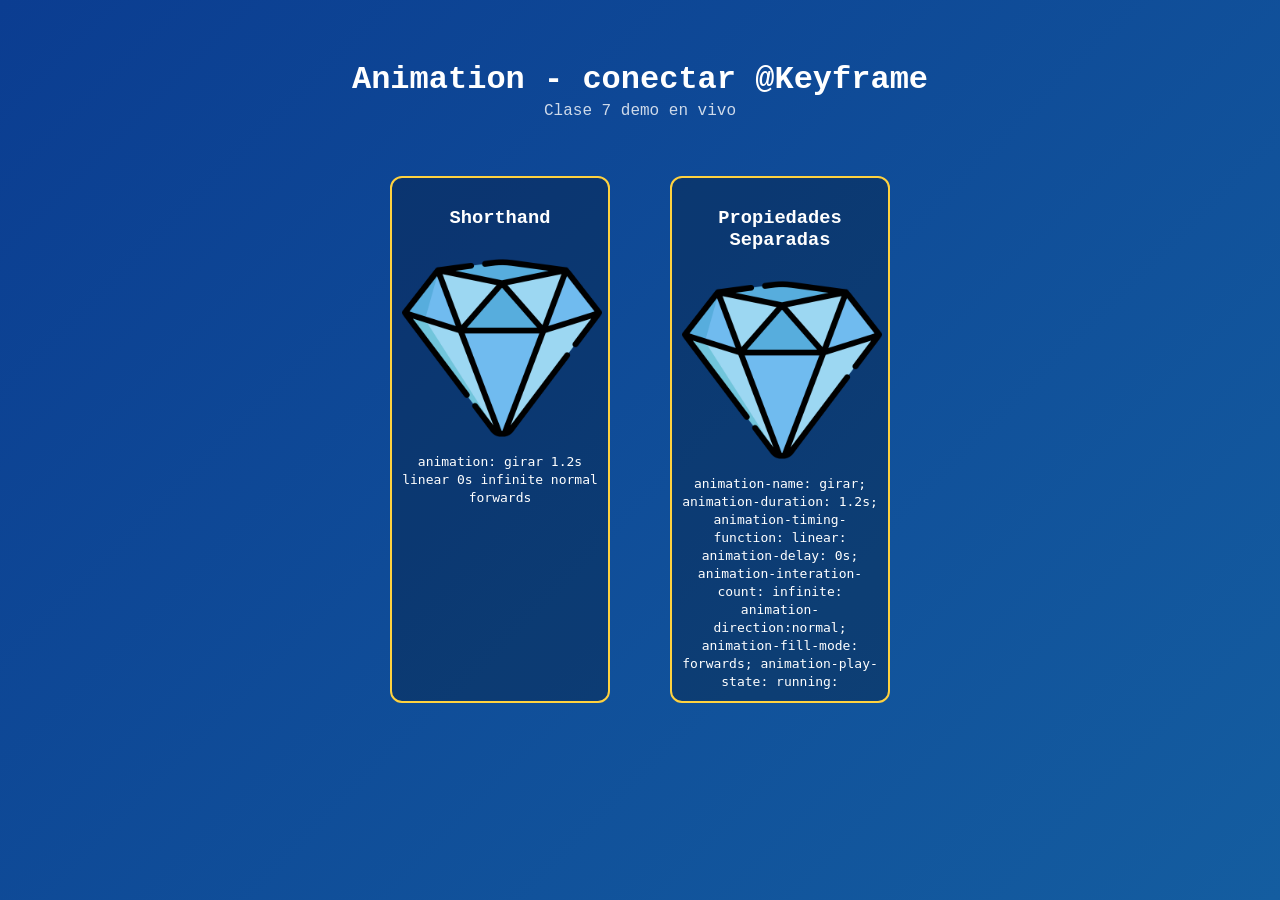
<file: ANIMACIONESFRAMEKS 110826/index.html>
<!DOCTYPE html>
<html lang="en">
<head>
    <meta charset="UTF-8">
    <meta name="viewport" content="width=device-width, initial-scale=1.0">
    <link rel="stylesheet" href="/ANIMACIONESFRAMEKS 110826/style.css">
    <title>Animaciones con KeyFrame</title>
    
</head>
<body>
    <h1>Animation - conectar @Keyframe</h1>
    <p>Clase 7 demo en vivo</p>

    <div class="stage">
        <div class="card">
            <h3>Shorthand</h3>
            <div class="icono">
                <img src="./assents/599608.png" width="200px" alt="Diamante">
            </div>
            <code>
                animation: girar 1.2s linear 0s infinite normal forwards
            </code>
        </div>

        <div class="card">
            <h3>Propiedades Separadas</h3>
            <div class="icono-separado">
                <img src="./assents/599608.png" width="200px" alt="Diamante">
            </div>
            <code>
                animation-name: girar;
                animation-duration: 1.2s;
                animation-timing-function: linear:
                animation-delay: 0s;
                animation-interation-count: infinite:
                animation-direction:normal;
                animation-fill-mode: forwards;
                animation-play-state: running:
            </code>
        </div>
    </div>
</body>
</html>
</file>
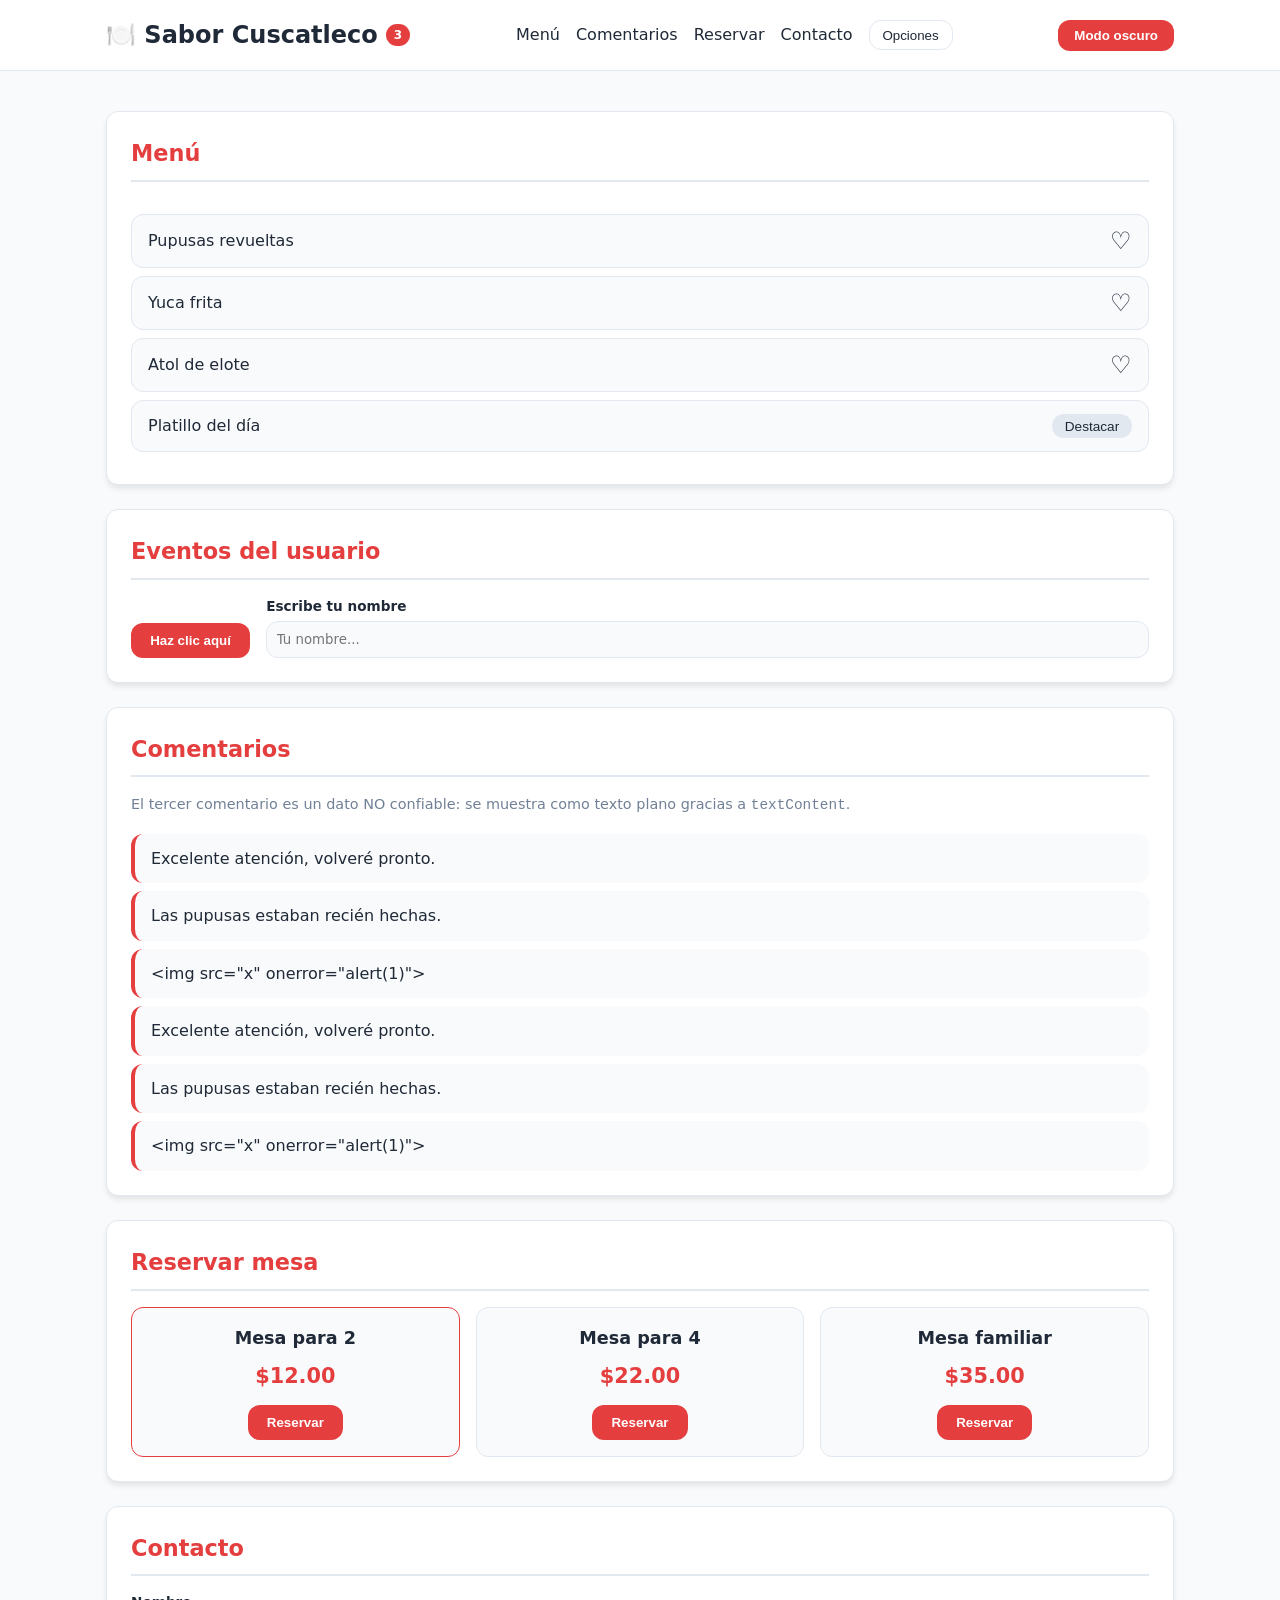
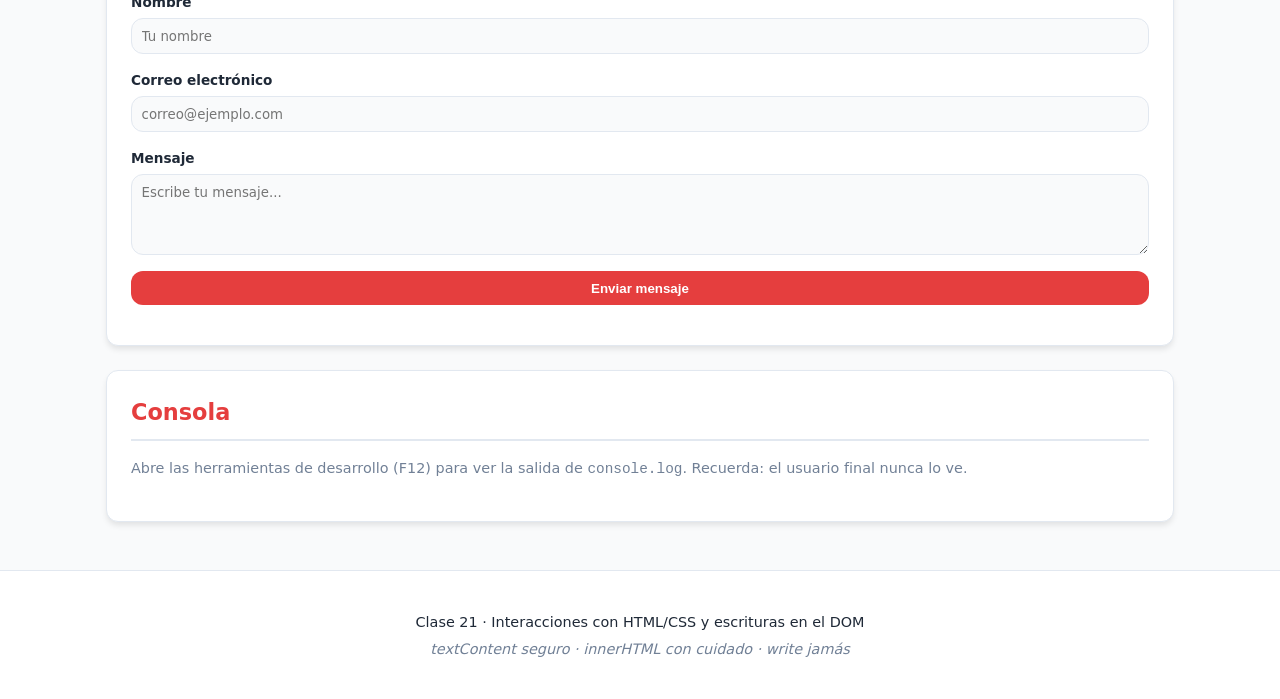
<file: Clase11026/index.html>
<!DOCTYPE html>
<html lang="es">
<head>
  <meta charset="UTF-8">
  <meta name="viewport" content="width=device-width, initial-scale=1.0">
  <title>Clase 21 · Escrituras en el DOM</title>
  <link rel="stylesheet" href="styles.css">
  <script src="/Clase11026/script.js" defer></script>
  <script src="/Clase11026/menu.js" defer></script>
</head>
<body>

  <!-- ================= ENCABEZADO ================= -->
  <header class="encabezado">
    <div class="contenedor encabezado__fila">
      <h1 class="logo">
        🍽️ Sabor Cuscatleco
        <span class="badge">3</span>
      </h1>

      <nav id="menu-principal" class="menu-principal">
        <a href="#seccion-menu">Menú</a>
        <a href="#seccion-comentarios">Comentarios</a>
        <a href="#seccion-reservar">Reservar</a>
        <a href="#seccion-contacto">Contacto</a>

        <!-- Dropdown de ejemplo -->
        <div class="dropdown">
          <button class="btn-dropdown" type="button">Opciones</button>
          <ul class="dropdown-menu">
            <li><a href="#">Perfil</a></li>
            <li><a href="#">Configuración</a></li>
            <li><a href="#">Cerrar sesión</a></li>
          </ul>
        </div>
      </nav>

      <button id="btn-modo-oscuro" class="btn-modo-oscuro" type="button">
        Modo oscuro
      </button>
    </div>
  </header>

  <main class="contenedor">

    <!-- ================= SECCIÓN MENÚ ================= -->
    <section id="seccion-menu" class="menu">
      <h2 class="titulo-seccion">Menú</h2>
      <p id="contador" class="contador"></p>

      <!-- Se llena desde JS con: lista.innerHTML = platillos.map(...).join('') -->
      <ul class="lista-platillos"></ul>

      <!-- Tarjetas de ejemplo para el ejercicio de favoritos -->
      <div class="tarjeta-platillo">
        <p class="nombre">Pupusas revueltas</p>
        <button class="btn-favorito" type="button" aria-label="Marcar como favorito">&#9825;</button>
      </div>

      <div class="tarjeta-platillo">
        <p class="nombre">Yuca frita</p>
        <button class="btn-favorito" type="button" aria-label="Marcar como favorito">&#9825;</button>
      </div>

      <div class="tarjeta-platillo">
        <p class="nombre">Atol de elote</p>
        <button class="btn-favorito" type="button" aria-label="Marcar como favorito">&#9825;</button>
      </div>

      <!-- Ejemplo de classList.toggle('destacado') -->
      <div class="tarjeta-platillo">
        <p class="nombre">Platillo del día</p>
        <button id="btn-destacar" class="btn-secundario" type="button">
          Destacar
        </button>
      </div>
    </section>

    <!-- ================= SECCIÓN EVENTOS ================= -->
    <section id="seccion-eventos" class="panel">
      <h2 class="titulo-seccion">Eventos del usuario</h2>

      <div class="fila">
        <button id="smi-boton" class="boton-reservar" type="button">
          Haz clic aquí
        </button>

        <label class="campo">
          <span>Escribe tu nombre</span>
          <input id="nombre" type="text" placeholder="Tu nombre...">
        </label>
      </div>
    </section>

    <!-- ================= SECCIÓN COMENTARIOS ================= -->
    <section id="seccion-comentarios" class="panel">
      <h2 class="titulo-seccion">Comentarios</h2>
      <p class="nota">
        El tercer comentario es un dato NO confiable: se muestra como texto
        plano gracias a <code>textContent</code>.
      </p>

      <ul class="lista-comentarios"></ul>
    </section>

    <!-- ================= SECCIÓN RESERVAR ================= -->
    <section id="seccion-reservar" class="panel">
      <h2 class="titulo-seccion">Reservar mesa</h2>

      <div class="tarjetas">
        <article class="tarjeta">
          <h3>Mesa para 2</h3>
          <p class="precio">$12.00</p>
          <button class="boton-reservar" type="button">Reservar</button>
        </article>

        <article class="tarjeta">
          <h3>Mesa para 4</h3>
          <p class="precio">$22.00</p>
          <button class="boton-reservar" type="button">Reservar</button>
        </article>

        <article class="tarjeta">
          <h3>Mesa familiar</h3>
          <p class="precio">$35.00</p>
          <button class="boton-reservar" type="button">Reservar</button>
        </article>
      </div>
    </section>

    <!-- ================= SECCIÓN CONTACTO ================= -->
    <section id="seccion-contacto" class="panel">
      <h2 class="titulo-seccion">Contacto</h2>

      <form id="form-contacto" class="formulario" novalidate>
        <label class="campo">
          <span>Nombre</span>
          <input type="text" name="nombre" placeholder="Tu nombre" required>
        </label>

        <label class="campo">
          <span>Correo electrónico</span>
          <input type="email" name="email" placeholder="correo@ejemplo.com" required>
        </label>

        <label class="campo">
          <span>Mensaje</span>
          <textarea name="mensaje" rows="4" placeholder="Escribe tu mensaje..."></textarea>
        </label>

        <button class="boton-reservar" type="submit">Enviar mensaje</button>
        <p id="aviso-formulario" class="aviso"></p>
      </form>
    </section>

    <!-- ================= SECCIÓN DEPURACIÓN ================= -->
    <section class="panel">
      <h2 class="titulo-seccion">Consola</h2>
      <p class="nota">
        Abre las herramientas de desarrollo (F12) para ver la salida de
        <code>console.log</code>. Recuerda: el usuario final nunca lo ve.
      </p>
    </section>

  </main>

  <!-- ================= PIE ================= -->
  <footer class="pie">
    <div class="contenedor">
      <p>Clase 21 · Interacciones con HTML/CSS y escrituras en el DOM</p>
      <p class="pie__frase">
        textContent seguro · innerHTML con cuidado · write jamás
      </p>
    </div>
  </footer>

</body>
</html>
</file>
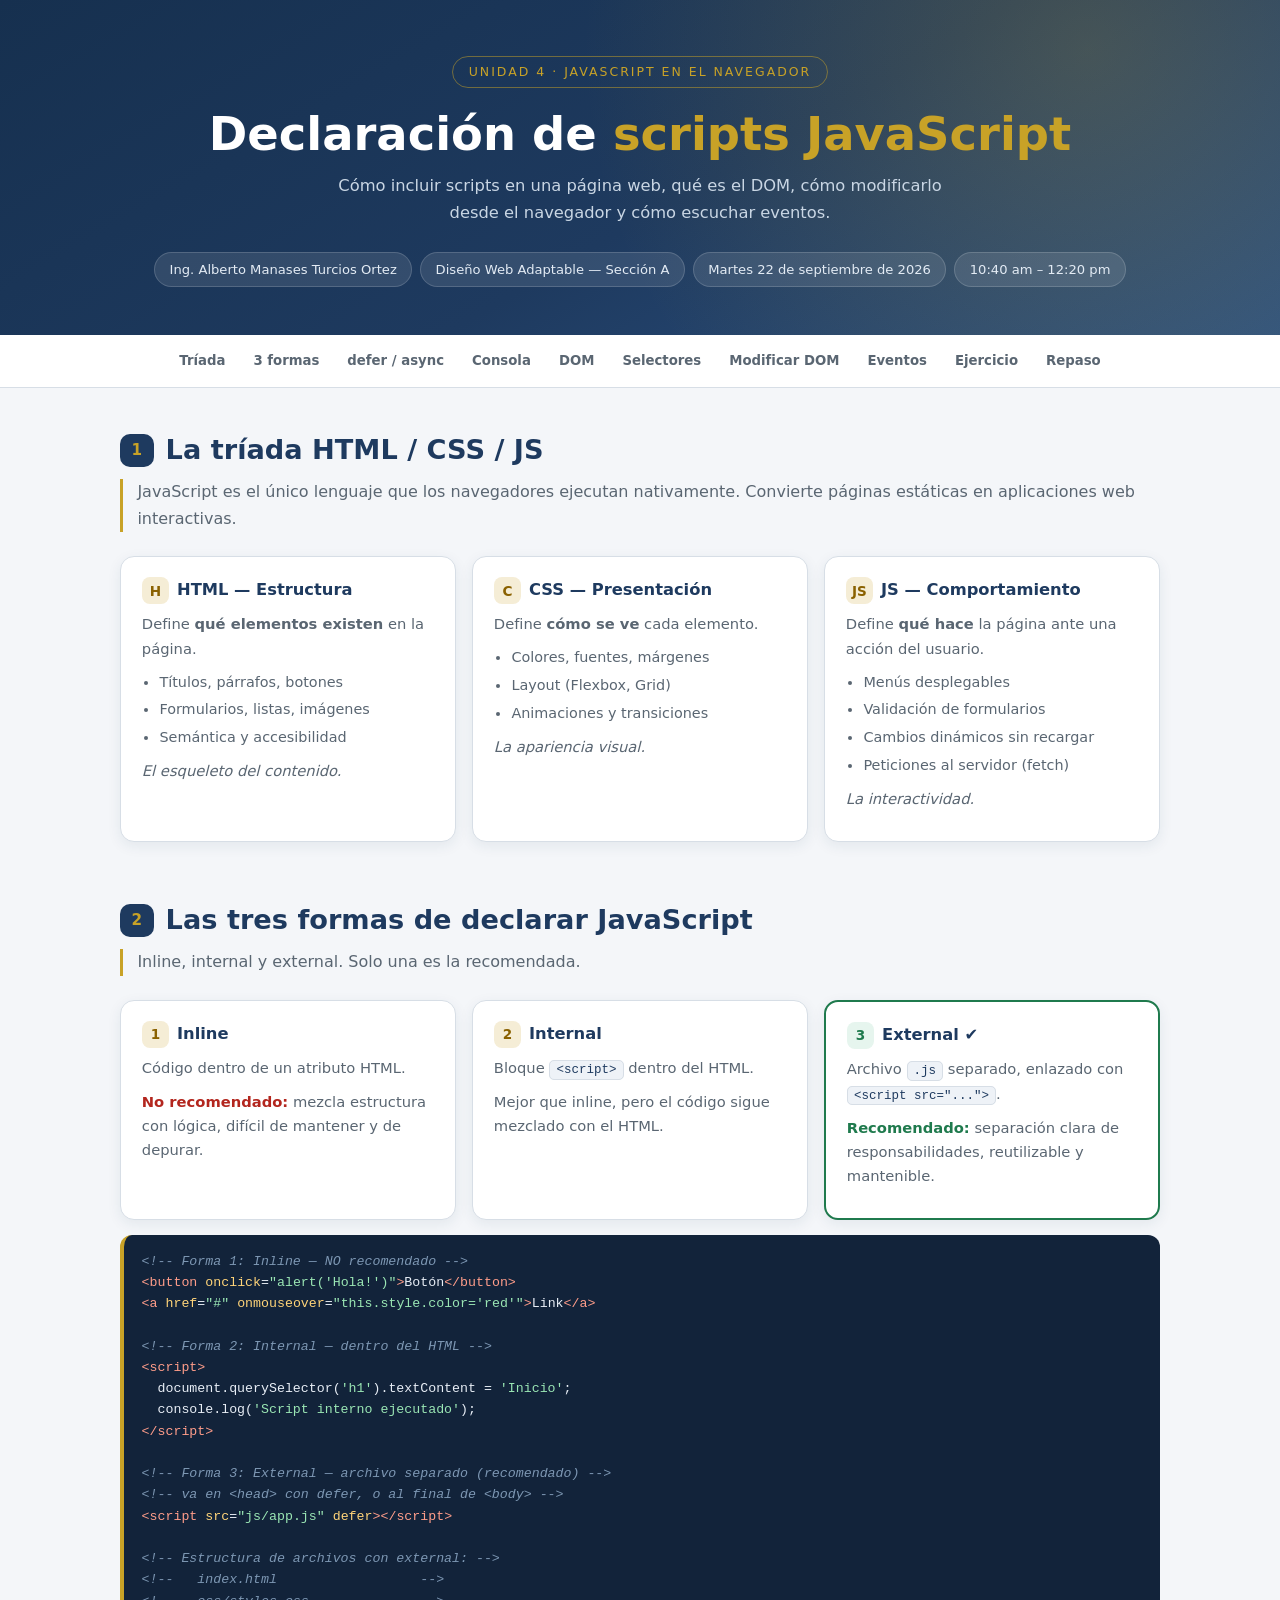
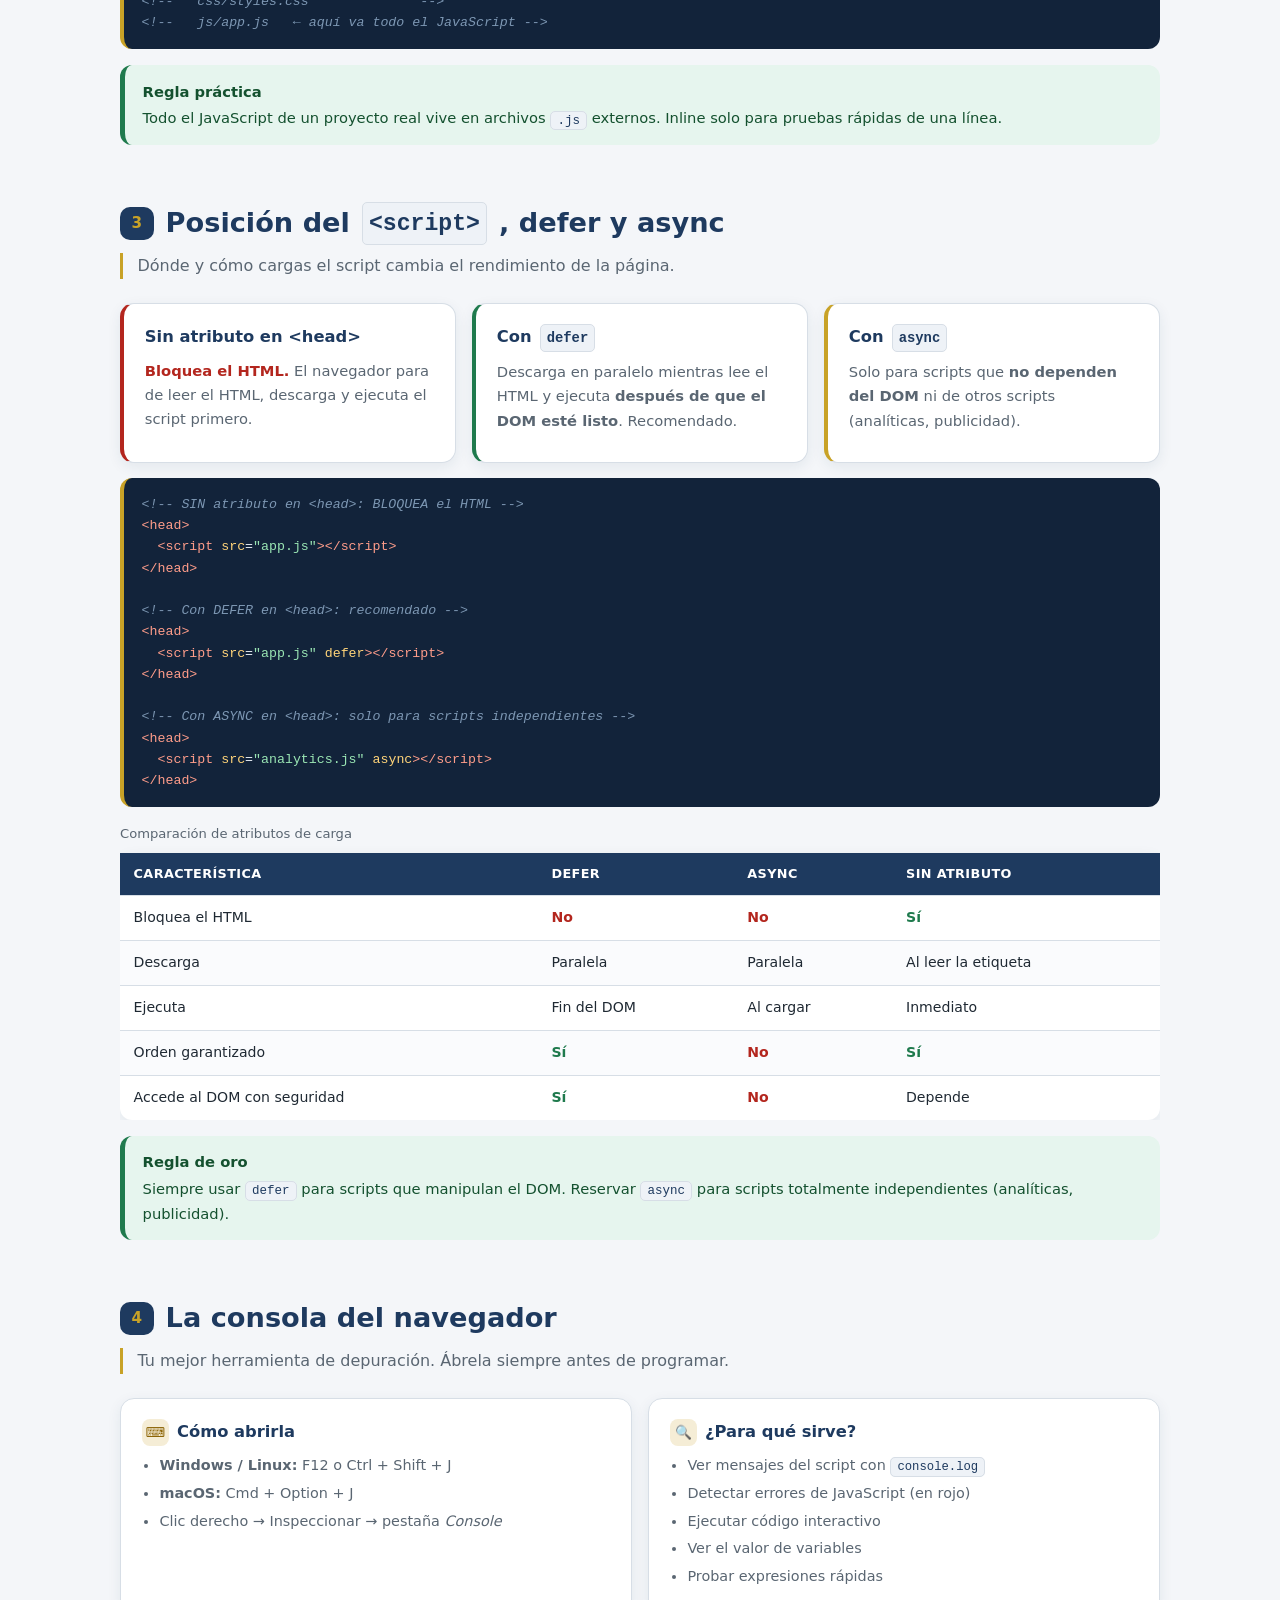
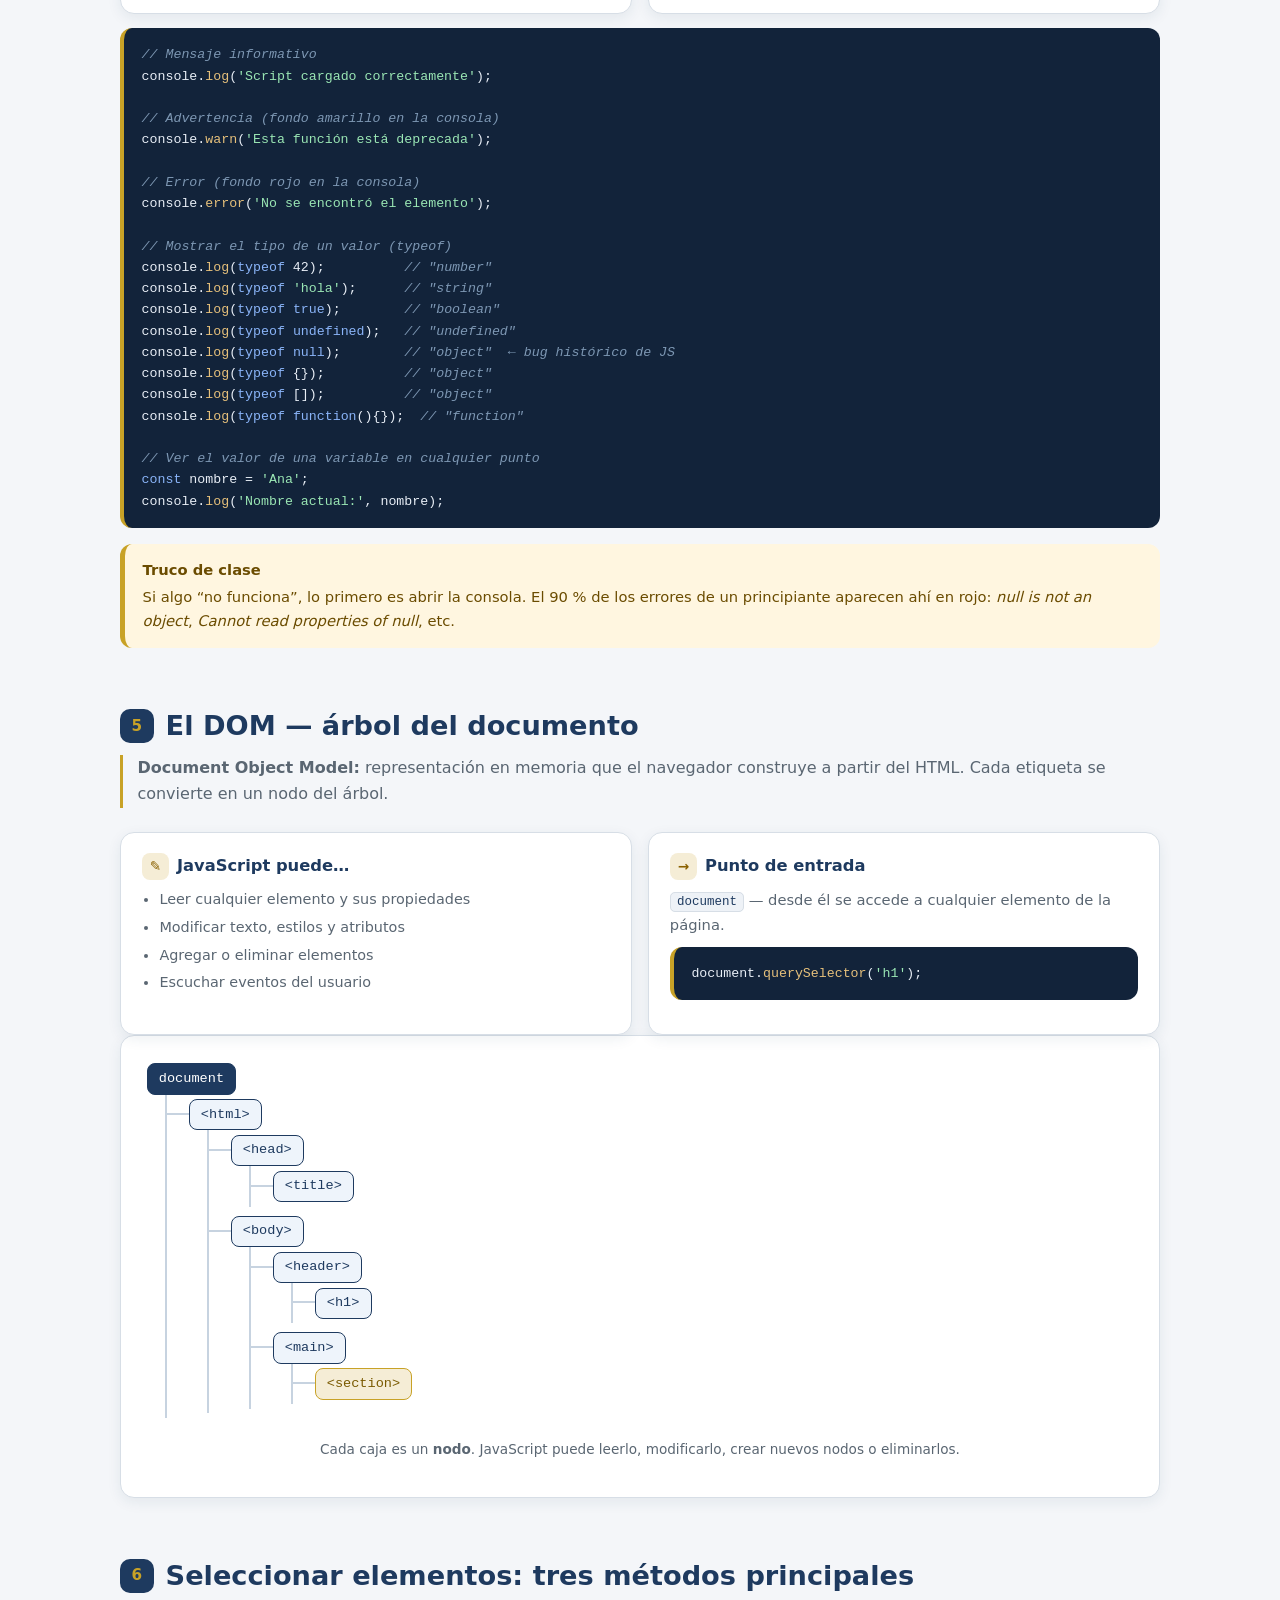
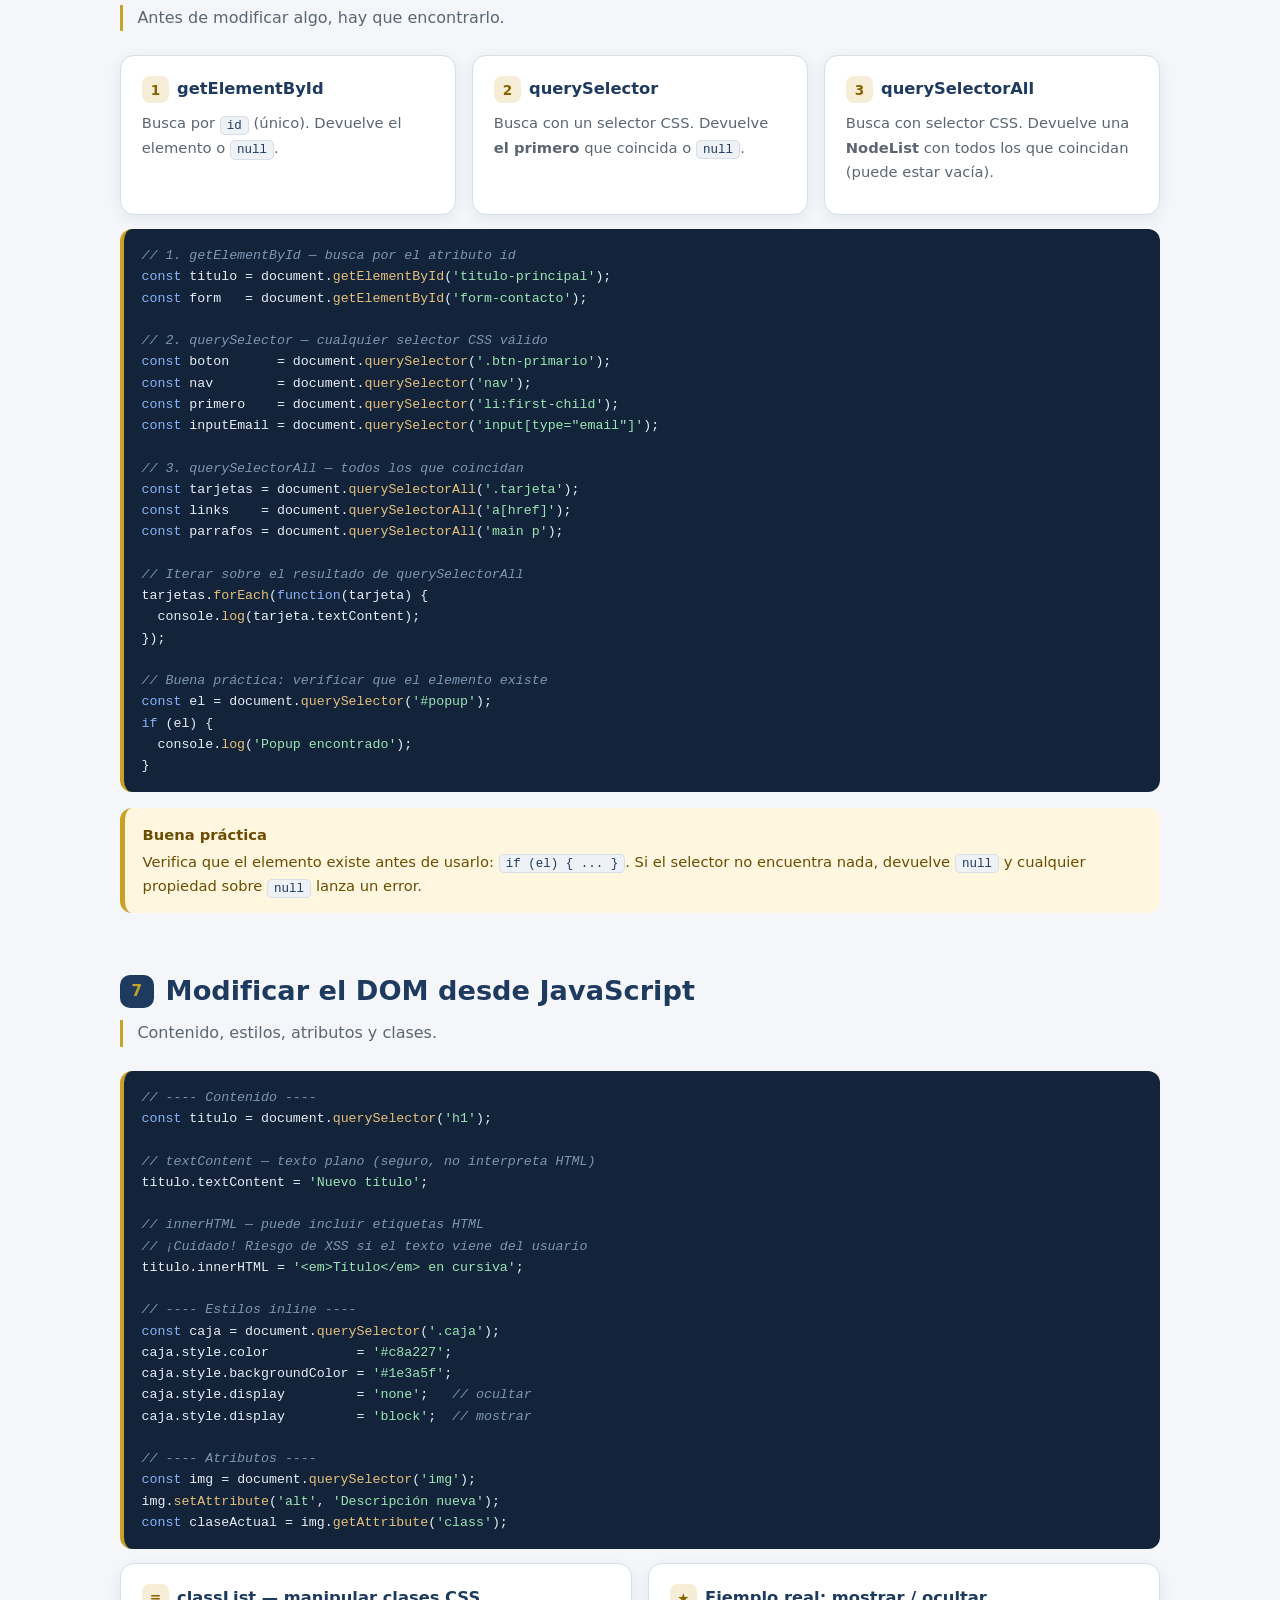
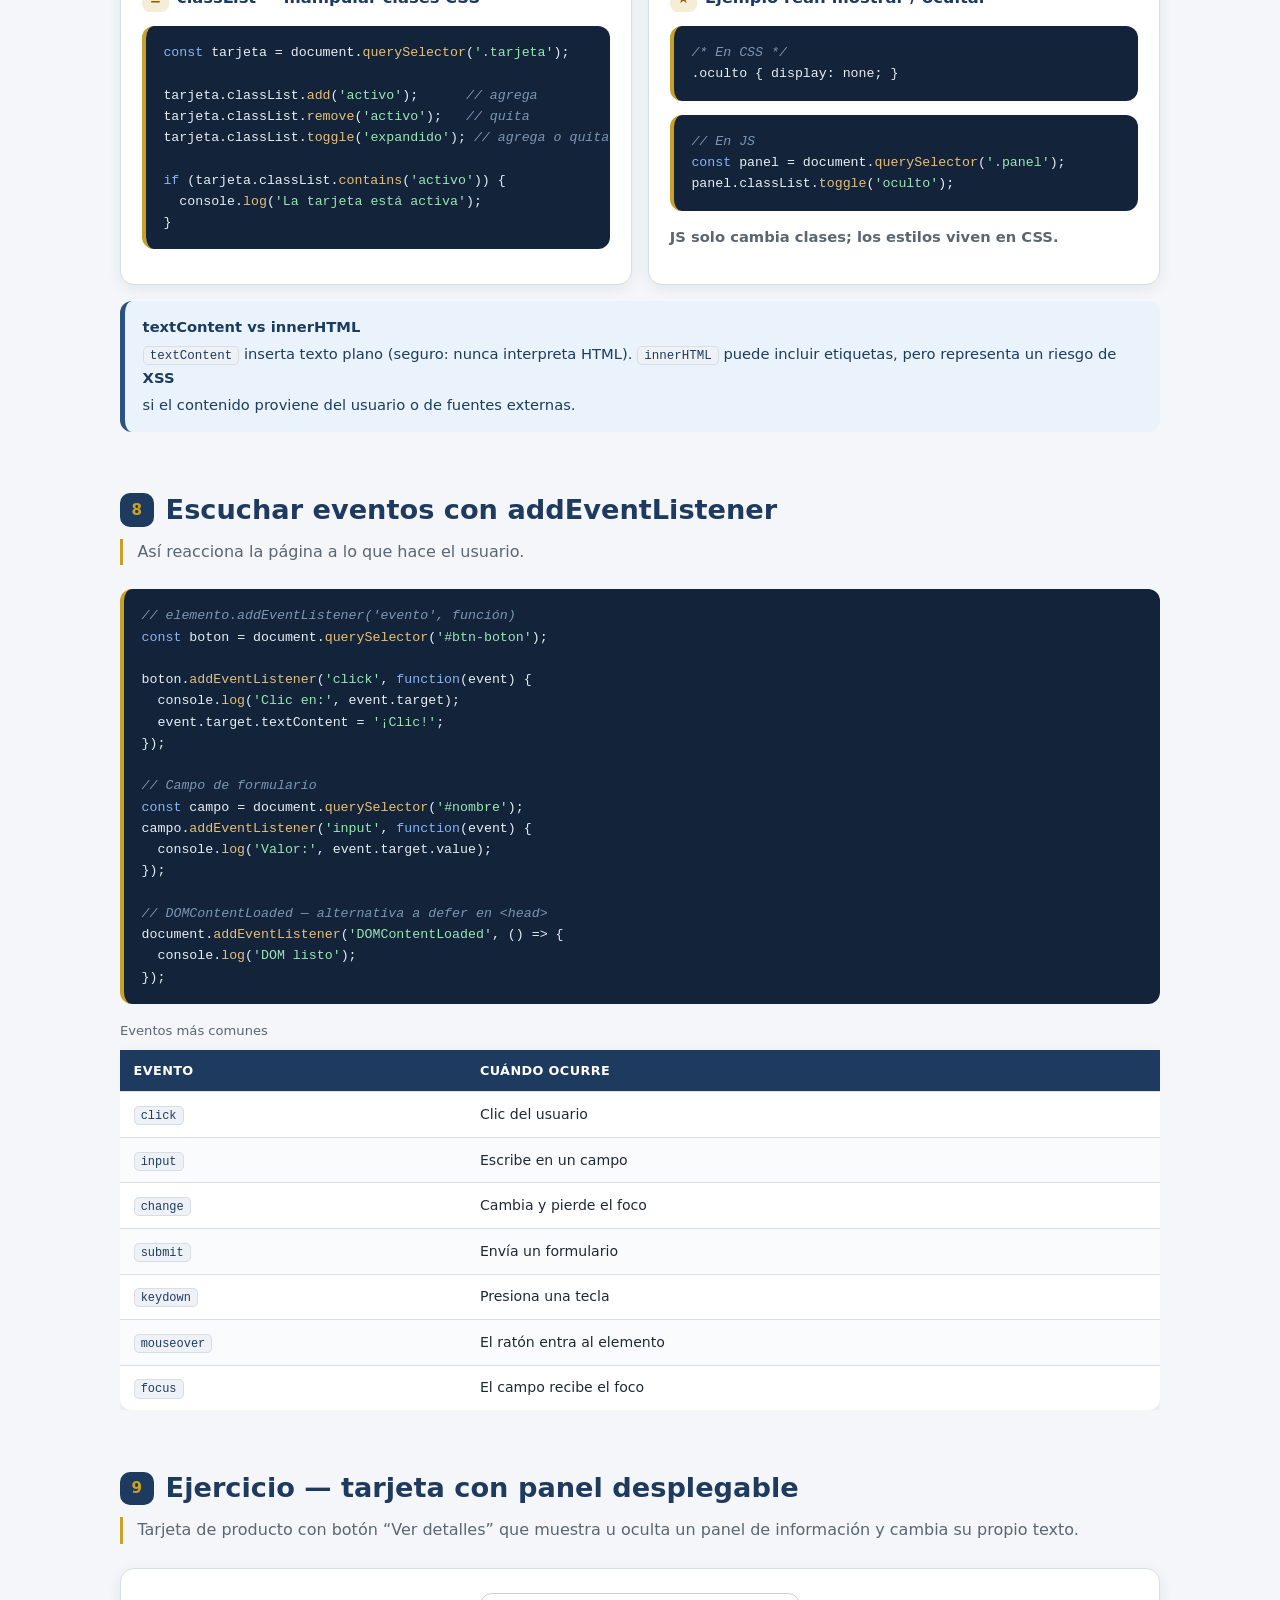
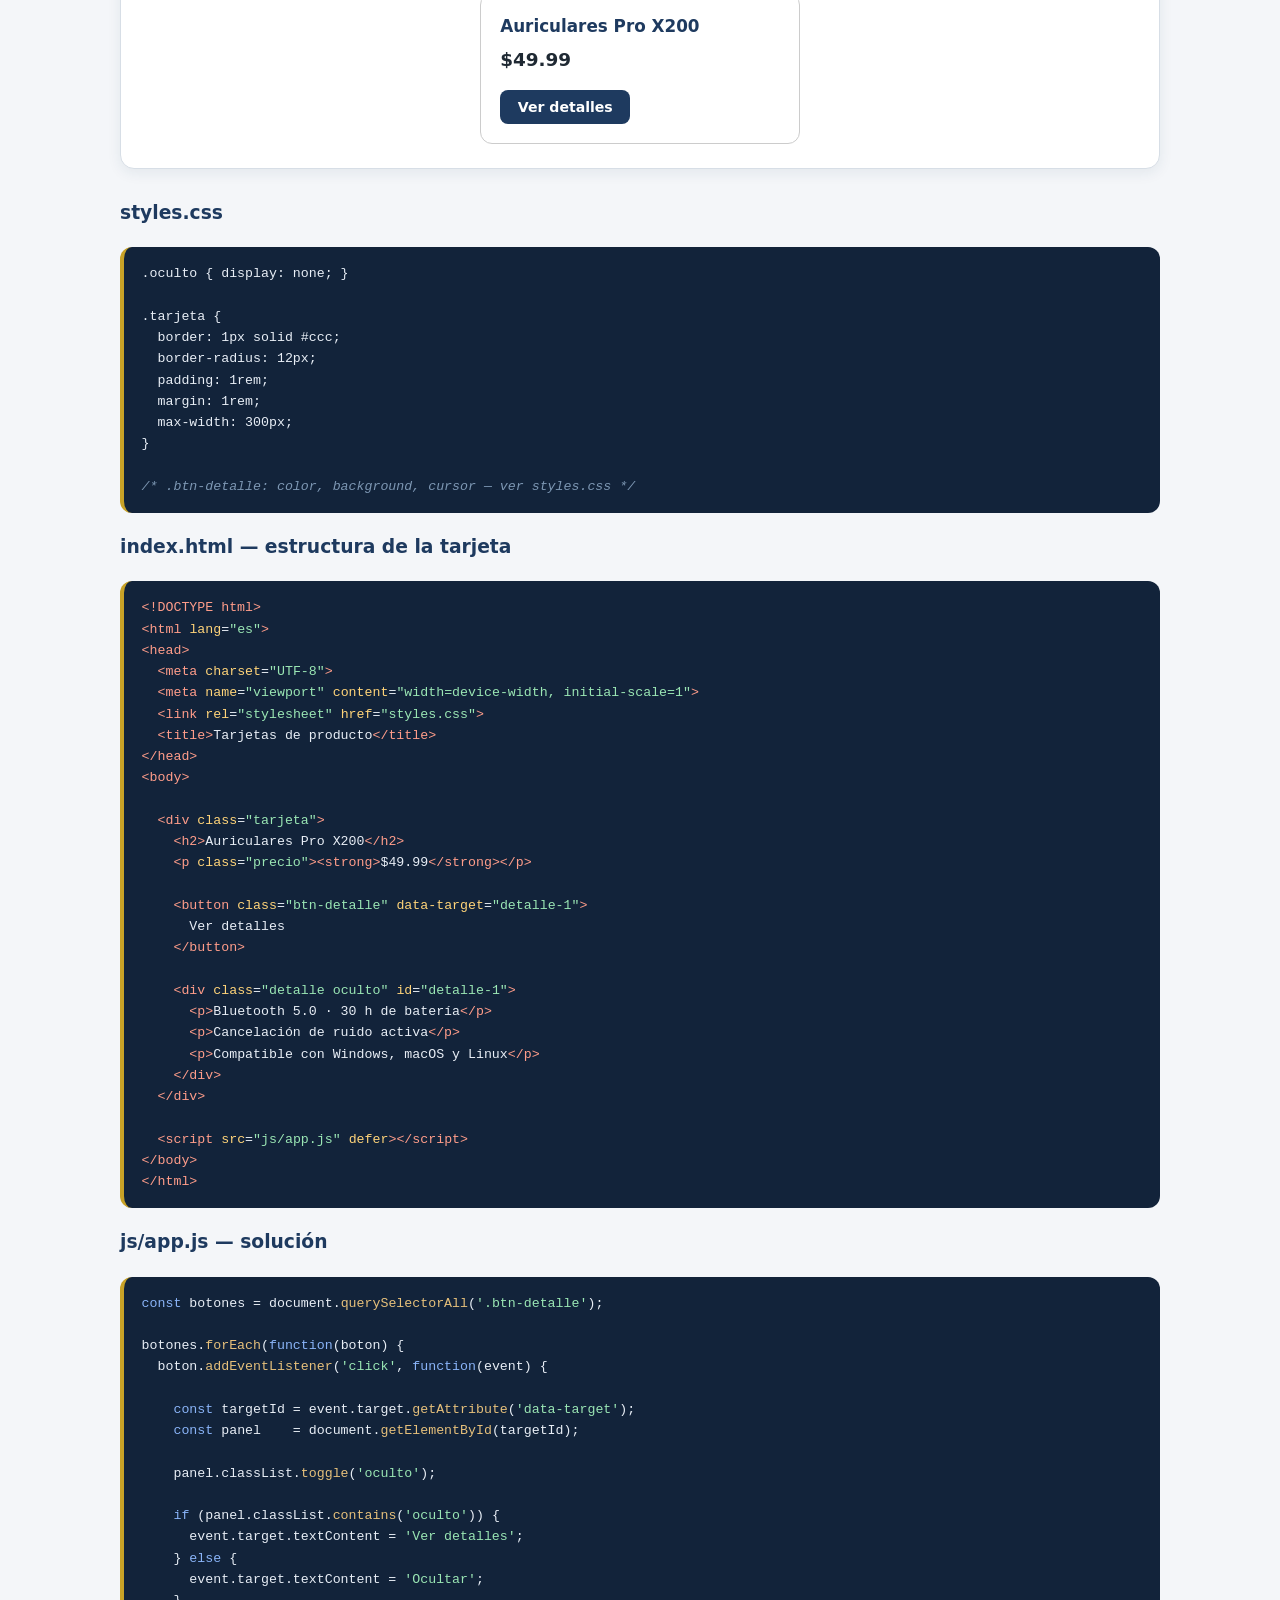
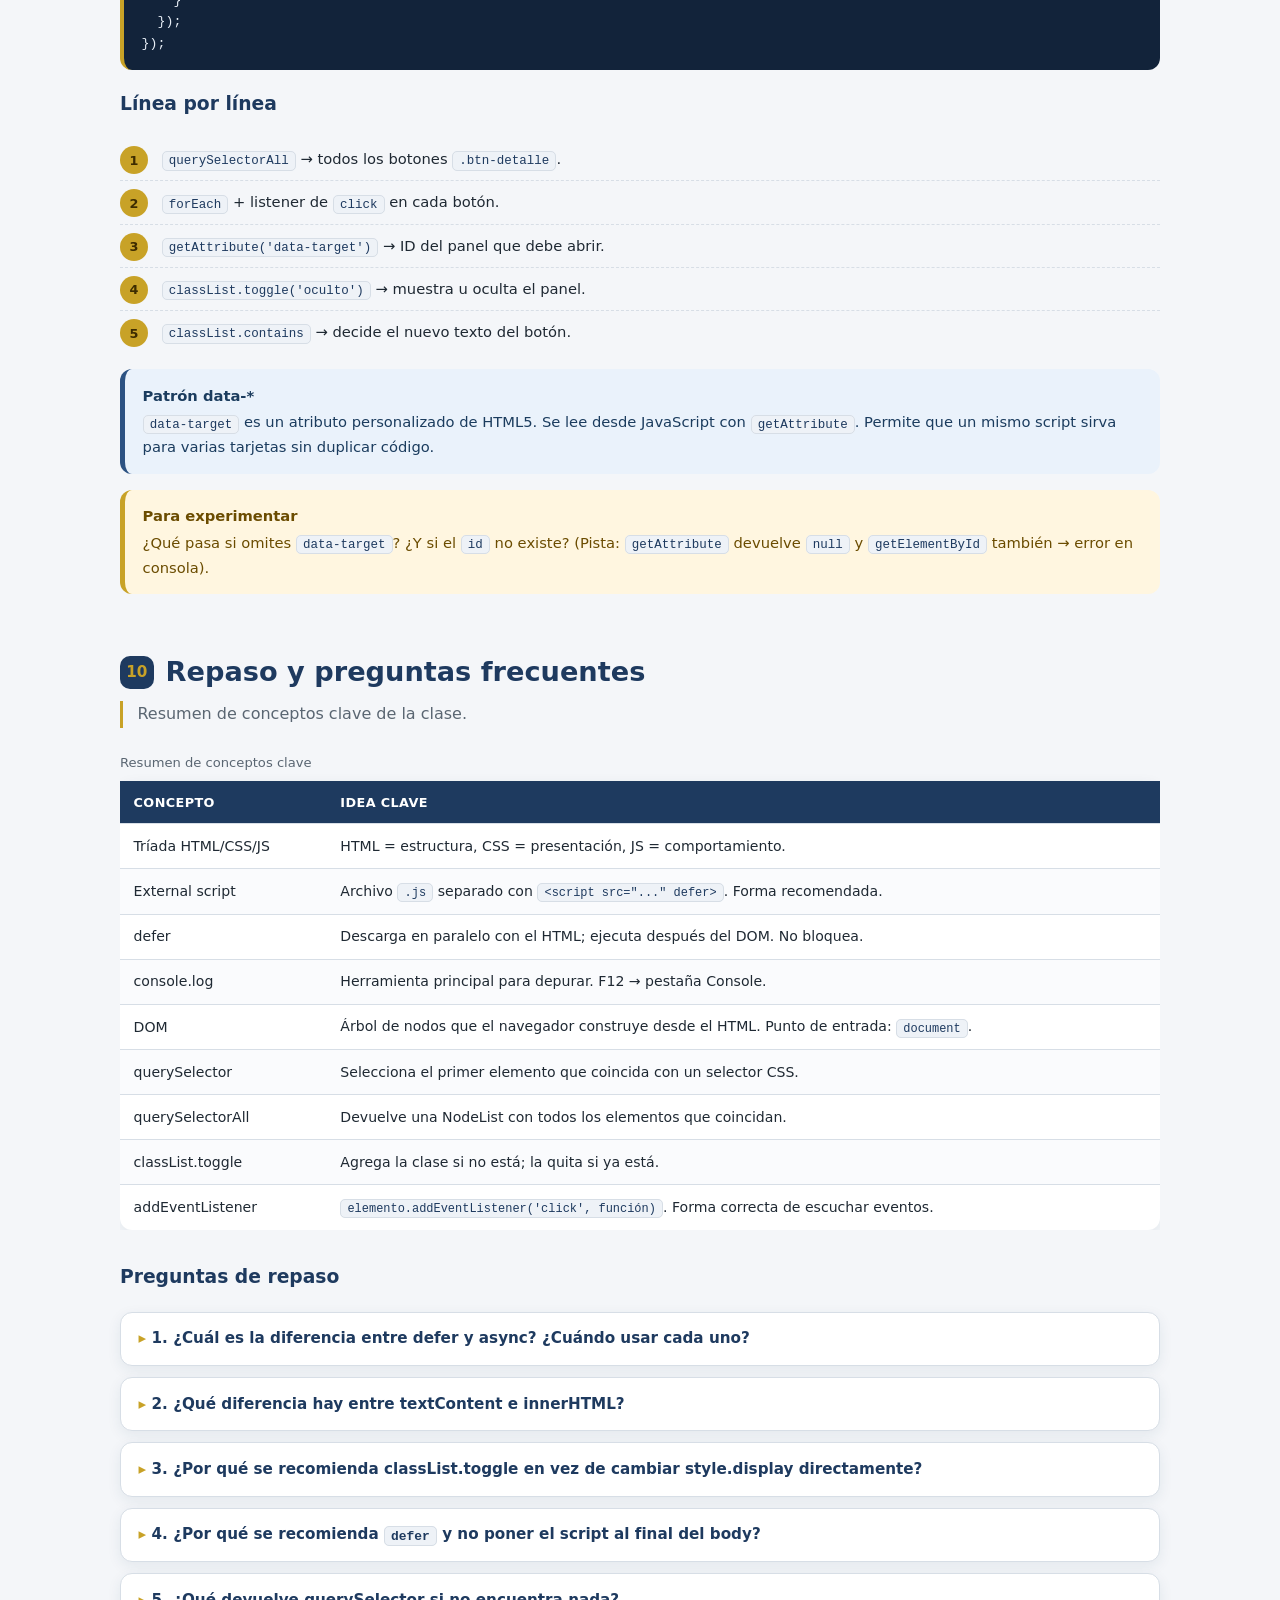
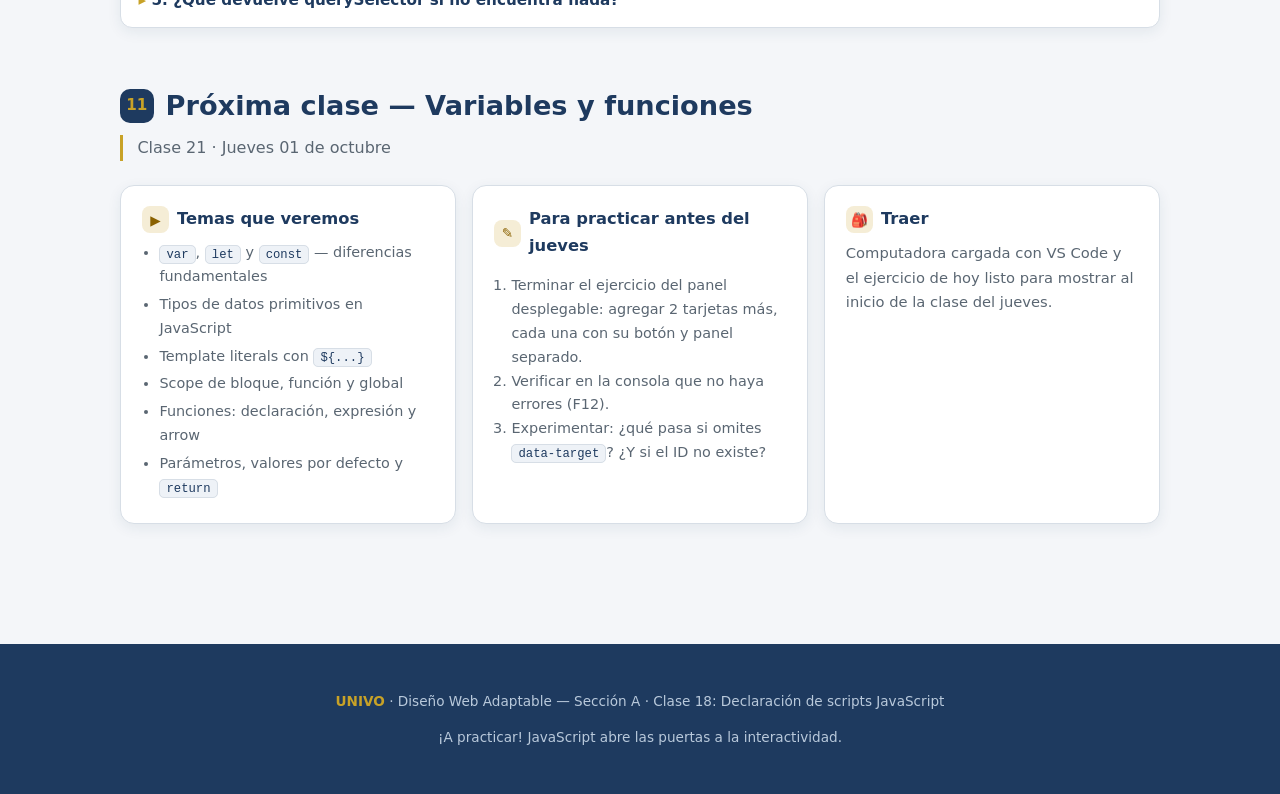
<file: DECLARACION DE SCRIPT DE JAVASCRIPT 220926/index.html>
<!DOCTYPE html>
<html lang="es">

<head>
    <meta charset="UTF-8">
    <meta name="viewport" content="width=device-width, initial-scale=1.0">
    <title>Clase 18 — Declaración de scripts JavaScript | UNIVO</title>

    <link rel="stylesheet" href="styles.css">
    
    <script src="script.js" defer></script>
</head>

<body>

    <!-- ============================================================
     PORTADA
     ============================================================ -->
    <header class="hero">
        <span class="eyebrow">Unidad 4 · JavaScript en el navegador</span>
        <h1>Declaración de <span>scripts JavaScript</span></h1>
        <p>
            Cómo incluir scripts en una página web, qué es el DOM,
            cómo modificarlo desde el navegador y cómo escuchar eventos.
        </p>
        <div class="meta">
            <span>Ing. Alberto Manases Turcios Ortez</span>
            <span>Diseño Web Adaptable — Sección A</span>
            <span>Martes 22 de septiembre de 2026</span>
            <span>10:40 am – 12:20 pm</span>
        </div>
    </header>

    <!-- ============================================================
     NAVEGACIÓN
     ============================================================ -->
    <nav class="nav">
        <ul>
            <li><a href="#triada">Tríada</a></li>
            <li><a href="#formas">3 formas</a></li>
            <li><a href="#defer">defer / async</a></li>
            <li><a href="#consola">Consola</a></li>
            <li><a href="#dom">DOM</a></li>
            <li><a href="#selectores">Selectores</a></li>
            <li><a href="#modificar">Modificar DOM</a></li>
            <li><a href="#eventos">Eventos</a></li>
            <li><a href="#ejercicio">Ejercicio</a></li>
            <li><a href="#repaso">Repaso</a></li>
        </ul>
    </nav>

    <main>

        <!-- ============================================================
     1. TRÍADA
     ============================================================ -->
        <section id="triada">
            <h2><span class="num">1</span> La tríada HTML / CSS / JS</h2>
            <p class="lead">
                JavaScript es el único lenguaje que los navegadores ejecutan nativamente.
                Convierte páginas estáticas en aplicaciones web interactivas.
            </p>

            <div class="grid">
                <article class="card">
                    <h3><span class="icono">H</span> HTML — Estructura</h3>
                    <p>Define <strong>qué elementos existen</strong> en la página.</p>
                    <ul>
                        <li>Títulos, párrafos, botones</li>
                        <li>Formularios, listas, imágenes</li>
                        <li>Semántica y accesibilidad</li>
                    </ul>
                    <p style="margin-top:.6rem"><em>El esqueleto del contenido.</em></p>
                </article>

                <article class="card">
                    <h3><span class="icono">C</span> CSS — Presentación</h3>
                    <p>Define <strong>cómo se ve</strong> cada elemento.</p>
                    <ul>
                        <li>Colores, fuentes, márgenes</li>
                        <li>Layout (Flexbox, Grid)</li>
                        <li>Animaciones y transiciones</li>
                    </ul>
                    <p style="margin-top:.6rem"><em>La apariencia visual.</em></p>
                </article>

                <article class="card">
                    <h3><span class="icono">JS</span> JS — Comportamiento</h3>
                    <p>Define <strong>qué hace</strong> la página ante una acción del usuario.</p>
                    <ul>
                        <li>Menús desplegables</li>
                        <li>Validación de formularios</li>
                        <li>Cambios dinámicos sin recargar</li>
                        <li>Peticiones al servidor (fetch)</li>
                    </ul>
                    <p style="margin-top:.6rem"><em>La interactividad.</em></p>
                </article>
            </div>
        </section>

        <!-- ============================================================
     2. TRES FORMAS DE DECLARAR JS
     ============================================================ -->
        <section id="formas">
            <h2><span class="num">2</span> Las tres formas de declarar JavaScript</h2>
            <p class="lead">Inline, internal y external. Solo una es la recomendada.</p>

            <div class="grid">
                <article class="card">
                    <h3><span class="icono">1</span> Inline</h3>
                    <p>Código dentro de un atributo HTML.</p>
                    <p><strong style="color:var(--no)">No recomendado:</strong> mezcla estructura
                        con lógica, difícil de mantener y de depurar.</p>
                </article>

                <article class="card">
                    <h3><span class="icono">2</span> Internal</h3>
                    <p>Bloque <code class="inline">&lt;script&gt;</code> dentro del HTML.</p>
                    <p>Mejor que inline, pero el código sigue mezclado con el HTML.</p>
                </article>

                <article class="card" style="border-color:var(--ok); border-width:2px">
                    <h3><span class="icono" style="background:var(--ok-bg); color:var(--ok)">3</span> External ✔</h3>
                    <p>Archivo <code class="inline">.js</code> separado, enlazado con
                        <code class="inline">&lt;script src="..."&gt;</code>.
                    </p>
                    <p><strong style="color:var(--ok)">Recomendado:</strong> separación clara de
                        responsabilidades, reutilizable y mantenible.</p>
                </article>
            </div>

            <pre class="code"><code><span class="cm">&lt;!-- Forma 1: Inline — NO recomendado --&gt;</span>
<span class="tag">&lt;button</span> <span class="atr">onclick</span>=<span class="str">"alert('Hola!')"</span><span class="tag">&gt;</span>Botón<span class="tag">&lt;/button&gt;</span>
<span class="tag">&lt;a</span> <span class="atr">href</span>=<span class="str">"#"</span> <span class="atr">onmouseover</span>=<span class="str">"this.style.color='red'"</span><span class="tag">&gt;</span>Link<span class="tag">&lt;/a&gt;</span>

<span class="cm">&lt;!-- Forma 2: Internal — dentro del HTML --&gt;</span>
<span class="tag">&lt;script&gt;</span>
  document.querySelector(<span class="str">'h1'</span>).textContent = <span class="str">'Inicio'</span>;
  console.log(<span class="str">'Script interno ejecutado'</span>);
<span class="tag">&lt;/script&gt;</span>

<span class="cm">&lt;!-- Forma 3: External — archivo separado (recomendado) --&gt;</span>
<span class="cm">&lt;!-- va en &lt;head&gt; con defer, o al final de &lt;body&gt; --&gt;</span>
<span class="tag">&lt;script</span> <span class="atr">src</span>=<span class="str">"js/app.js"</span> <span class="atr">defer</span><span class="tag">&gt;&lt;/script&gt;</span>

<span class="cm">&lt;!-- Estructura de archivos con external: --&gt;</span>
<span class="cm">&lt;!--   index.html                  --&gt;</span>
<span class="cm">&lt;!--   css/styles.css              --&gt;</span>
<span class="cm">&lt;!--   js/app.js   ← aquí va todo el JavaScript --&gt;</span></code></pre>

            <div class="aviso ok">
                <strong>Regla práctica</strong>
                Todo el JavaScript de un proyecto real vive en archivos <code class="inline">.js</code>
                externos. Inline solo para pruebas rápidas de una línea.
            </div>
        </section>

        <!-- ============================================================
     3. DEFER / ASYNC
     ============================================================ -->
        <section id="defer">
            <h2><span class="num">3</span> Posición del <code class="inline">&lt;script&gt;</code>, defer y async</h2>
            <p class="lead">Dónde y cómo cargas el script cambia el rendimiento de la página.</p>

            <div class="grid">
                <article class="card" style="border-left:4px solid var(--no)">
                    <h3>Sin atributo en &lt;head&gt;</h3>
                    <p><strong style="color:var(--no)">Bloquea el HTML.</strong> El navegador para de
                        leer el HTML, descarga y ejecuta el script primero.</p>
                </article>

                <article class="card" style="border-left:4px solid var(--ok)">
                    <h3>Con <code class="inline">defer</code></h3>
                    <p>Descarga en paralelo mientras lee el HTML y ejecuta
                        <strong>después de que el DOM esté listo</strong>. Recomendado.
                    </p>
                </article>

                <article class="card" style="border-left:4px solid var(--oro)">
                    <h3>Con <code class="inline">async</code></h3>
                    <p>Solo para scripts que <strong>no dependen del DOM</strong>
                        ni de otros scripts (analíticas, publicidad).</p>
                </article>
            </div>

            <pre class="code"><code><span class="cm">&lt;!-- SIN atributo en &lt;head&gt;: BLOQUEA el HTML --&gt;</span>
<span class="tag">&lt;head&gt;</span>
  <span class="tag">&lt;script</span> <span class="atr">src</span>=<span class="str">"app.js"</span><span class="tag">&gt;&lt;/script&gt;</span>
<span class="tag">&lt;/head&gt;</span>

<span class="cm">&lt;!-- Con DEFER en &lt;head&gt;: recomendado --&gt;</span>
<span class="tag">&lt;head&gt;</span>
  <span class="tag">&lt;script</span> <span class="atr">src</span>=<span class="str">"app.js"</span> <span class="atr">defer</span><span class="tag">&gt;&lt;/script&gt;</span>
<span class="tag">&lt;/head&gt;</span>

<span class="cm">&lt;!-- Con ASYNC en &lt;head&gt;: solo para scripts independientes --&gt;</span>
<span class="tag">&lt;head&gt;</span>
  <span class="tag">&lt;script</span> <span class="atr">src</span>=<span class="str">"analytics.js"</span> <span class="atr">async</span><span class="tag">&gt;&lt;/script&gt;</span>
<span class="tag">&lt;/head&gt;</span></code></pre>

            <div class="tabla-wrap">
                <table>
                    <caption>Comparación de atributos de carga</caption>
                    <thead>
                        <tr>
                            <th>Característica</th>
                            <th>defer</th>
                            <th>async</th>
                            <th>sin atributo</th>
                        </tr>
                    </thead>
                    <tbody>
                        <tr>
                            <td>Bloquea el HTML</td>
                            <td class="no">No</td>
                            <td class="no">No</td>
                            <td class="si">Sí</td>
                        </tr>
                        <tr>
                            <td>Descarga</td>
                            <td>Paralela</td>
                            <td>Paralela</td>
                            <td>Al leer la etiqueta</td>
                        </tr>
                        <tr>
                            <td>Ejecuta</td>
                            <td>Fin del DOM</td>
                            <td>Al cargar</td>
                            <td>Inmediato</td>
                        </tr>
                        <tr>
                            <td>Orden garantizado</td>
                            <td class="si">Sí</td>
                            <td class="no">No</td>
                            <td class="si">Sí</td>
                        </tr>
                        <tr>
                            <td>Accede al DOM con seguridad</td>
                            <td class="si">Sí</td>
                            <td class="no">No</td>
                            <td>Depende</td>
                        </tr>
                    </tbody>
                </table>
            </div>

            <div class="aviso ok">
                <strong>Regla de oro</strong>
                Siempre usar <code class="inline">defer</code> para scripts que manipulan el DOM.
                Reservar <code class="inline">async</code> para scripts totalmente independientes
                (analíticas, publicidad).
            </div>
        </section>

        <!-- ============================================================
     4. CONSOLA
     ============================================================ -->
        <section id="consola">
            <h2><span class="num">4</span> La consola del navegador</h2>
            <p class="lead">Tu mejor herramienta de depuración. Ábrela siempre antes de programar.</p>

            <div class="grid">
                <article class="card">
                    <h3><span class="icono">⌨</span> Cómo abrirla</h3>
                    <ul>
                        <li><strong>Windows / Linux:</strong> F12 o Ctrl + Shift + J</li>
                        <li><strong>macOS:</strong> Cmd + Option + J</li>
                        <li>Clic derecho → Inspeccionar → pestaña <em>Console</em></li>
                    </ul>
                </article>

                <article class="card">
                    <h3><span class="icono">🔍</span> ¿Para qué sirve?</h3>
                    <ul>
                        <li>Ver mensajes del script con <code class="inline">console.log</code></li>
                        <li>Detectar errores de JavaScript (en rojo)</li>
                        <li>Ejecutar código interactivo</li>
                        <li>Ver el valor de variables</li>
                        <li>Probar expresiones rápidas</li>
                    </ul>
                </article>
            </div>

            <pre class="code"><code><span class="cm">// Mensaje informativo</span>
console.<span class="fn">log</span>(<span class="str">'Script cargado correctamente'</span>);

<span class="cm">// Advertencia (fondo amarillo en la consola)</span>
console.<span class="fn">warn</span>(<span class="str">'Esta función está deprecada'</span>);

<span class="cm">// Error (fondo rojo en la consola)</span>
console.<span class="fn">error</span>(<span class="str">'No se encontró el elemento'</span>);

<span class="cm">// Mostrar el tipo de un valor (typeof)</span>
console.<span class="fn">log</span>(<span class="kw">typeof</span> 42);          <span class="cm">// "number"</span>
console.<span class="fn">log</span>(<span class="kw">typeof</span> <span class="str">'hola'</span>);      <span class="cm">// "string"</span>
console.<span class="fn">log</span>(<span class="kw">typeof</span> <span class="kw">true</span>);        <span class="cm">// "boolean"</span>
console.<span class="fn">log</span>(<span class="kw">typeof</span> <span class="kw">undefined</span>);   <span class="cm">// "undefined"</span>
console.<span class="fn">log</span>(<span class="kw">typeof</span> <span class="kw">null</span>);        <span class="cm">// "object"  ← bug histórico de JS</span>
console.<span class="fn">log</span>(<span class="kw">typeof</span> {});          <span class="cm">// "object"</span>
console.<span class="fn">log</span>(<span class="kw">typeof</span> []);          <span class="cm">// "object"</span>
console.<span class="fn">log</span>(<span class="kw">typeof</span> <span class="kw">function</span>(){});  <span class="cm">// "function"</span>

<span class="cm">// Ver el valor de una variable en cualquier punto</span>
<span class="kw">const</span> nombre = <span class="str">'Ana'</span>;
console.<span class="fn">log</span>(<span class="str">'Nombre actual:'</span>, nombre);</code></pre>

            <div class="aviso warn">
                <strong>Truco de clase</strong>
                Si algo “no funciona”, lo primero es abrir la consola. El 90 % de los errores
                de un principiante aparecen ahí en rojo: <em>null is not an object</em>,
                <em>Cannot read properties of null</em>, etc.
            </div>
        </section>

        <!-- ============================================================
     5. EL DOM
     ============================================================ -->
        <section id="dom">
            <h2><span class="num">5</span> El DOM — árbol del documento</h2>
            <p class="lead">
                <strong>Document Object Model:</strong> representación en memoria que el navegador
                construye a partir del HTML. Cada etiqueta se convierte en un nodo del árbol.
            </p>

            <div class="grid">
                <article class="card">
                    <h3><span class="icono">✎</span> JavaScript puede…</h3>
                    <ul>
                        <li>Leer cualquier elemento y sus propiedades</li>
                        <li>Modificar texto, estilos y atributos</li>
                        <li>Agregar o eliminar elementos</li>
                        <li>Escuchar eventos del usuario</li>
                    </ul>
                </article>

                <article class="card">
                    <h3><span class="icono">→</span> Punto de entrada</h3>
                    <p><code class="inline">document</code> — desde él se accede a cualquier elemento
                        de la página.</p>
                    <pre class="code"
                        style="margin-top:.6rem"><code>document.<span class="fn">querySelector</span>(<span class="str">'h1'</span>);</code></pre>
                </article>
            </div>

            <div class="arbol">
                <ul class="tree">
                    <li>
                        <span class="nodo raiz">document</span>
                        <ul>
                            <li>
                                <span class="nodo">&lt;html&gt;</span>
                                <ul>
                                    <li>
                                        <span class="nodo">&lt;head&gt;</span>
                                        <ul>
                                            <li><span class="nodo">&lt;title&gt;</span></li>
                                        </ul>
                                    </li>
                                    <li>
                                        <span class="nodo">&lt;body&gt;</span>
                                        <ul>
                                            <li>
                                                <span class="nodo">&lt;header&gt;</span>
                                                <ul>
                                                    <li><span class="nodo">&lt;h1&gt;</span></li>
                                                </ul>
                                            </li>
                                            <li>
                                                <span class="nodo">&lt;main&gt;</span>
                                                <ul>
                                                    <li><span class="nodo oro">&lt;section&gt;</span></li>
                                                </ul>
                                            </li>
                                        </ul>
                                    </li>
                                </ul>
                            </li>
                        </ul>
                    </li>
                </ul>
                <p class="nota-arbol">
                    Cada caja es un <strong>nodo</strong>. JavaScript puede leerlo, modificarlo,
                    crear nuevos nodos o eliminarlos.
                </p>
            </div>
        </section>

        <!-- ============================================================
     6. SELECTORES
     ============================================================ -->
        <section id="selectores">
            <h2><span class="num">6</span> Seleccionar elementos: tres métodos principales</h2>
            <p class="lead">Antes de modificar algo, hay que encontrarlo.</p>

            <div class="grid">
                <article class="card">
                    <h3><span class="icono">1</span> getElementById</h3>
                    <p>Busca por <code class="inline">id</code> (único). Devuelve el elemento
                        o <code class="inline">null</code>.</p>
                </article>
                <article class="card">
                    <h3><span class="icono">2</span> querySelector</h3>
                    <p>Busca con un selector CSS. Devuelve <strong>el primero</strong> que coincida
                        o <code class="inline">null</code>.</p>
                </article>
                <article class="card">
                    <h3><span class="icono">3</span> querySelectorAll</h3>
                    <p>Busca con selector CSS. Devuelve una <strong>NodeList</strong> con todos
                        los que coincidan (puede estar vacía).</p>
                </article>
            </div>

            <pre class="code"><code><span class="cm">// 1. getElementById — busca por el atributo id</span>
<span class="kw">const</span> titulo = document.<span class="fn">getElementById</span>(<span class="str">'titulo-principal'</span>);
<span class="kw">const</span> form   = document.<span class="fn">getElementById</span>(<span class="str">'form-contacto'</span>);

<span class="cm">// 2. querySelector — cualquier selector CSS válido</span>
<span class="kw">const</span> boton      = document.<span class="fn">querySelector</span>(<span class="str">'.btn-primario'</span>);
<span class="kw">const</span> nav        = document.<span class="fn">querySelector</span>(<span class="str">'nav'</span>);
<span class="kw">const</span> primero    = document.<span class="fn">querySelector</span>(<span class="str">'li:first-child'</span>);
<span class="kw">const</span> inputEmail = document.<span class="fn">querySelector</span>(<span class="str">'input[type="email"]'</span>);

<span class="cm">// 3. querySelectorAll — todos los que coincidan</span>
<span class="kw">const</span> tarjetas = document.<span class="fn">querySelectorAll</span>(<span class="str">'.tarjeta'</span>);
<span class="kw">const</span> links    = document.<span class="fn">querySelectorAll</span>(<span class="str">'a[href]'</span>);
<span class="kw">const</span> parrafos = document.<span class="fn">querySelectorAll</span>(<span class="str">'main p'</span>);

<span class="cm">// Iterar sobre el resultado de querySelectorAll</span>
tarjetas.<span class="fn">forEach</span>(<span class="kw">function</span>(tarjeta) {
  console.<span class="fn">log</span>(tarjeta.textContent);
});

<span class="cm">// Buena práctica: verificar que el elemento existe</span>
<span class="kw">const</span> el = document.<span class="fn">querySelector</span>(<span class="str">'#popup'</span>);
<span class="kw">if</span> (el) {
  console.<span class="fn">log</span>(<span class="str">'Popup encontrado'</span>);
}</code></pre>

            <div class="aviso warn">
                <strong>Buena práctica</strong>
                Verifica que el elemento existe antes de usarlo:
                <code class="inline">if (el) { ... }</code>. Si el selector no encuentra nada,
                devuelve <code class="inline">null</code> y cualquier propiedad sobre
                <code class="inline">null</code> lanza un error.
            </div>
        </section>

        <!-- ============================================================
     7. MODIFICAR EL DOM
     ============================================================ -->
        <section id="modificar">
            <h2><span class="num">7</span> Modificar el DOM desde JavaScript</h2>
            <p class="lead">Contenido, estilos, atributos y clases.</p>

            <pre
                class="code"><code><span class="cm">// ---- Contenido ----</span>
<span class="kw">const</span> titulo = document.<span class="fn">querySelector</span>(<span class="str">'h1'</span>);

<span class="cm">// textContent — texto plano (seguro, no interpreta HTML)</span>
titulo.textContent = <span class="str">'Nuevo título'</span>;

<span class="cm">// innerHTML — puede incluir etiquetas HTML</span>
<span class="cm">// ¡Cuidado! Riesgo de XSS si el texto viene del usuario</span>
titulo.innerHTML = <span class="str">'&lt;em&gt;Título&lt;/em&gt; en cursiva'</span>;

<span class="cm">// ---- Estilos inline ----</span>
<span class="kw">const</span> caja = document.<span class="fn">querySelector</span>(<span class="str">'.caja'</span>);
caja.style.color           = <span class="str">'#c8a227'</span>;
caja.style.backgroundColor = <span class="str">'#1e3a5f'</span>;
caja.style.display         = <span class="str">'none'</span>;   <span class="cm">// ocultar</span>
caja.style.display         = <span class="str">'block'</span>;  <span class="cm">// mostrar</span>

<span class="cm">// ---- Atributos ----</span>
<span class="kw">const</span> img = document.<span class="fn">querySelector</span>(<span class="str">'img'</span>);
img.<span class="fn">setAttribute</span>(<span class="str">'alt'</span>, <span class="str">'Descripción nueva'</span>);
<span class="kw">const</span> claseActual = img.<span class="fn">getAttribute</span>(<span class="str">'class'</span>);</code></pre>

            <div class="grid">
                <article class="card">
                    <h3><span class="icono">≡</span> classList — manipular clases CSS</h3>
                    <pre class="code"><code><span class="kw">const</span> tarjeta = document.<span class="fn">querySelector</span>(<span class="str">'.tarjeta'</span>);

tarjeta.classList.<span class="fn">add</span>(<span class="str">'activo'</span>);      <span class="cm">// agrega</span>
tarjeta.classList.<span class="fn">remove</span>(<span class="str">'activo'</span>);   <span class="cm">// quita</span>
tarjeta.classList.<span class="fn">toggle</span>(<span class="str">'expandido'</span>); <span class="cm">// agrega o quita</span>

<span class="kw">if</span> (tarjeta.classList.<span class="fn">contains</span>(<span class="str">'activo'</span>)) {
  console.<span class="fn">log</span>(<span class="str">'La tarjeta está activa'</span>);
}</code></pre>
                </article>

                <article class="card">
                    <h3><span class="icono">★</span> Ejemplo real: mostrar / ocultar</h3>
                    <pre class="code"><code><span class="cm">/* En CSS */</span>
.oculto { display: none; }</code></pre>
                    <pre class="code"><code><span class="cm">// En JS</span>
<span class="kw">const</span> panel = document.<span class="fn">querySelector</span>(<span class="str">'.panel'</span>);
panel.classList.<span class="fn">toggle</span>(<span class="str">'oculto'</span>);</code></pre>
                    <p><strong>JS solo cambia clases; los estilos viven en CSS.</strong></p>
                </article>
            </div>

            <div class="aviso info">
                <strong>textContent vs innerHTML</strong>
                <code class="inline">textContent</code> inserta texto plano (seguro: nunca interpreta HTML).
                <code class="inline">innerHTML</code> puede incluir etiquetas, pero representa un
                riesgo de <strong>XSS</strong> si el contenido proviene del usuario o de fuentes externas.
            </div>
        </section>

        <!-- ============================================================
     8. EVENTOS
     ============================================================ -->
        <section id="eventos">
            <h2><span class="num">8</span> Escuchar eventos con addEventListener</h2>
            <p class="lead">Así reacciona la página a lo que hace el usuario.</p>

            <pre class="code"><code><span class="cm">// elemento.addEventListener('evento', función)</span>
<span class="kw">const</span> boton = document.<span class="fn">querySelector</span>(<span class="str">'#btn-boton'</span>);

boton.<span class="fn">addEventListener</span>(<span class="str">'click'</span>, <span class="kw">function</span>(event) {
  console.<span class="fn">log</span>(<span class="str">'Clic en:'</span>, event.target);
  event.target.textContent = <span class="str">'¡Clic!'</span>;
});

<span class="cm">// Campo de formulario</span>
<span class="kw">const</span> campo = document.<span class="fn">querySelector</span>(<span class="str">'#nombre'</span>);
campo.<span class="fn">addEventListener</span>(<span class="str">'input'</span>, <span class="kw">function</span>(event) {
  console.<span class="fn">log</span>(<span class="str">'Valor:'</span>, event.target.value);
});

<span class="cm">// DOMContentLoaded — alternativa a defer en &lt;head&gt;</span>
document.<span class="fn">addEventListener</span>(<span class="str">'DOMContentLoaded'</span>, () => {
  console.<span class="fn">log</span>(<span class="str">'DOM listo'</span>);
});</code></pre>

            <div class="tabla-wrap">
                <table>
                    <caption>Eventos más comunes</caption>
                    <thead>
                        <tr>
                            <th>Evento</th>
                            <th>Cuándo ocurre</th>
                        </tr>
                    </thead>
                    <tbody>
                        <tr>
                            <td><code class="inline">click</code></td>
                            <td>Clic del usuario</td>
                        </tr>
                        <tr>
                            <td><code class="inline">input</code></td>
                            <td>Escribe en un campo</td>
                        </tr>
                        <tr>
                            <td><code class="inline">change</code></td>
                            <td>Cambia y pierde el foco</td>
                        </tr>
                        <tr>
                            <td><code class="inline">submit</code></td>
                            <td>Envía un formulario</td>
                        </tr>
                        <tr>
                            <td><code class="inline">keydown</code></td>
                            <td>Presiona una tecla</td>
                        </tr>
                        <tr>
                            <td><code class="inline">mouseover</code></td>
                            <td>El ratón entra al elemento</td>
                        </tr>
                        <tr>
                            <td><code class="inline">focus</code></td>
                            <td>El campo recibe el foco</td>
                        </tr>
                    </tbody>
                </table>
            </div>
        </section>

        <!-- ============================================================
     9. EJERCICIO
     ============================================================ -->
        <section id="ejercicio">
            <h2><span class="num">9</span> Ejercicio — tarjeta con panel desplegable</h2>
            <p class="lead">
                Tarjeta de producto con botón “Ver detalles” que muestra u oculta un panel
                de información y cambia su propio texto.
            </p>

            <div class="demo">
                <div class="tarjeta">
                    <h3>Auriculares Pro X200</h3>
                    <p class="precio"><strong>$49.99</strong></p>
                    <button class="btn-detalle" data-target="detalle-1">Ver detalles</button>
                    <div class="detalle oculto" id="detalle-1">
                        <p>Bluetooth 5.0 · 30 h de batería</p>
                        <p>Cancelación de ruido activa</p>
                        <p>Compatible con Windows, macOS y Linux</p>
                    </div>
                </div>
            </div>

            <h3 style="color:var(--azul); margin-top:1.8rem">styles.css</h3>
            <pre class="code"><code>.oculto { display: none; }

.tarjeta {
  border: 1px solid #ccc;
  border-radius: 12px;
  padding: 1rem;
  margin: 1rem;
  max-width: 300px;
}

<span class="cm">/* .btn-detalle: color, background, cursor — ver styles.css */</span></code></pre>

            <h3 style="color:var(--azul)">index.html — estructura de la tarjeta</h3>
            <pre class="code"><code><span class="tag">&lt;!DOCTYPE html&gt;</span>
<span class="tag">&lt;html</span> <span class="atr">lang</span>=<span class="str">"es"</span><span class="tag">&gt;</span>
<span class="tag">&lt;head&gt;</span>
  <span class="tag">&lt;meta</span> <span class="atr">charset</span>=<span class="str">"UTF-8"</span><span class="tag">&gt;</span>
  <span class="tag">&lt;meta</span> <span class="atr">name</span>=<span class="str">"viewport"</span> <span class="atr">content</span>=<span class="str">"width=device-width, initial-scale=1"</span><span class="tag">&gt;</span>
  <span class="tag">&lt;link</span> <span class="atr">rel</span>=<span class="str">"stylesheet"</span> <span class="atr">href</span>=<span class="str">"styles.css"</span><span class="tag">&gt;</span>
  <span class="tag">&lt;title&gt;</span>Tarjetas de producto<span class="tag">&lt;/title&gt;</span>
<span class="tag">&lt;/head&gt;</span>
<span class="tag">&lt;body&gt;</span>

  <span class="tag">&lt;div</span> <span class="atr">class</span>=<span class="str">"tarjeta"</span><span class="tag">&gt;</span>
    <span class="tag">&lt;h2&gt;</span>Auriculares Pro X200<span class="tag">&lt;/h2&gt;</span>
    <span class="tag">&lt;p</span> <span class="atr">class</span>=<span class="str">"precio"</span><span class="tag">&gt;&lt;strong&gt;</span>$49.99<span class="tag">&lt;/strong&gt;&lt;/p&gt;</span>

    <span class="tag">&lt;button</span> <span class="atr">class</span>=<span class="str">"btn-detalle"</span> <span class="atr">data-target</span>=<span class="str">"detalle-1"</span><span class="tag">&gt;</span>
      Ver detalles
    <span class="tag">&lt;/button&gt;</span>

    <span class="tag">&lt;div</span> <span class="atr">class</span>=<span class="str">"detalle oculto"</span> <span class="atr">id</span>=<span class="str">"detalle-1"</span><span class="tag">&gt;</span>
      <span class="tag">&lt;p&gt;</span>Bluetooth 5.0 · 30 h de batería<span class="tag">&lt;/p&gt;</span>
      <span class="tag">&lt;p&gt;</span>Cancelación de ruido activa<span class="tag">&lt;/p&gt;</span>
      <span class="tag">&lt;p&gt;</span>Compatible con Windows, macOS y Linux<span class="tag">&lt;/p&gt;</span>
    <span class="tag">&lt;/div&gt;</span>
  <span class="tag">&lt;/div&gt;</span>

  <span class="tag">&lt;script</span> <span class="atr">src</span>=<span class="str">"js/app.js"</span> <span class="atr">defer</span><span class="tag">&gt;&lt;/script&gt;</span>
<span class="tag">&lt;/body&gt;</span>
<span class="tag">&lt;/html&gt;</span></code></pre>

            <h3 style="color:var(--azul)">js/app.js — solución</h3>
            <pre class="code"><code><span class="kw">const</span> botones = document.<span class="fn">querySelectorAll</span>(<span class="str">'.btn-detalle'</span>);

botones.<span class="fn">forEach</span>(<span class="kw">function</span>(boton) {
  boton.<span class="fn">addEventListener</span>(<span class="str">'click'</span>, <span class="kw">function</span>(event) {

    <span class="kw">const</span> targetId = event.target.<span class="fn">getAttribute</span>(<span class="str">'data-target'</span>);
    <span class="kw">const</span> panel    = document.<span class="fn">getElementById</span>(targetId);

    panel.classList.<span class="fn">toggle</span>(<span class="str">'oculto'</span>);

    <span class="kw">if</span> (panel.classList.<span class="fn">contains</span>(<span class="str">'oculto'</span>)) {
      event.target.textContent = <span class="str">'Ver detalles'</span>;
    } <span class="kw">else</span> {
      event.target.textContent = <span class="str">'Ocultar'</span>;
    }
  });
});</code></pre>

            <h3 style="color:var(--azul)">Línea por línea</h3>
            <ol class="pasos">
                <li><code class="inline">querySelectorAll</code> → todos los botones <code
                        class="inline">.btn-detalle</code>.</li>
                <li><code class="inline">forEach</code> + listener de <code class="inline">click</code> en cada botón.
                </li>
                <li><code class="inline">getAttribute('data-target')</code> → ID del panel que debe abrir.</li>
                <li><code class="inline">classList.toggle('oculto')</code> → muestra u oculta el panel.</li>
                <li><code class="inline">classList.contains</code> → decide el nuevo texto del botón.</li>
            </ol>

            <div class="aviso info">
                <strong>Patrón data-*</strong>
                <code class="inline">data-target</code> es un atributo personalizado de HTML5.
                Se lee desde JavaScript con <code class="inline">getAttribute</code>. Permite
                que un mismo script sirva para varias tarjetas sin duplicar código.
            </div>

            <div class="aviso warn">
                <strong>Para experimentar</strong>
                ¿Qué pasa si omites <code class="inline">data-target</code>?
                ¿Y si el <code class="inline">id</code> no existe?
                (Pista: <code class="inline">getAttribute</code> devuelve
                <code class="inline">null</code> y <code class="inline">getElementById</code>
                también → error en consola).
            </div>
        </section>

        <!-- ============================================================
     10. REPASO
     ============================================================ -->
        <section id="repaso">
            <h2><span class="num">10</span> Repaso y preguntas frecuentes</h2>
            <p class="lead">Resumen de conceptos clave de la clase.</p>

            <div class="tabla-wrap">
                <table>
                    <caption>Resumen de conceptos clave</caption>
                    <thead>
                        <tr>
                            <th>Concepto</th>
                            <th>Idea clave</th>
                        </tr>
                    </thead>
                    <tbody>
                        <tr>
                            <td>Tríada HTML/CSS/JS</td>
                            <td>HTML = estructura, CSS = presentación, JS = comportamiento.</td>
                        </tr>
                        <tr>
                            <td>External script</td>
                            <td>Archivo <code class="inline">.js</code> separado con <code
                                    class="inline">&lt;script src="..." defer&gt;</code>. Forma recomendada.</td>
                        </tr>
                        <tr>
                            <td>defer</td>
                            <td>Descarga en paralelo con el HTML; ejecuta después del DOM. No bloquea.</td>
                        </tr>
                        <tr>
                            <td>console.log</td>
                            <td>Herramienta principal para depurar. F12 → pestaña Console.</td>
                        </tr>
                        <tr>
                            <td>DOM</td>
                            <td>Árbol de nodos que el navegador construye desde el HTML. Punto de entrada: <code
                                    class="inline">document</code>.</td>
                        </tr>
                        <tr>
                            <td>querySelector</td>
                            <td>Selecciona el primer elemento que coincida con un selector CSS.</td>
                        </tr>
                        <tr>
                            <td>querySelectorAll</td>
                            <td>Devuelve una NodeList con todos los elementos que coincidan.</td>
                        </tr>
                        <tr>
                            <td>classList.toggle</td>
                            <td>Agrega la clase si no está; la quita si ya está.</td>
                        </tr>
                        <tr>
                            <td>addEventListener</td>
                            <td><code class="inline">elemento.addEventListener('click', función)</code>. Forma correcta
                                de escuchar eventos.</td>
                        </tr>
                    </tbody>
                </table>
            </div>

            <h3 style="color:var(--azul); margin-top:2rem">Preguntas de repaso</h3>

            <details>
                <summary>1. ¿Cuál es la diferencia entre defer y async? ¿Cuándo usar cada uno?</summary>
                <p>
                    <strong>defer:</strong> carga en paralelo, ejecuta después del DOM, respeta el orden.
                    Usar para scripts que manipulan el DOM.<br>
                    <strong>async:</strong> carga en paralelo, ejecuta apenas termina la descarga,
                    sin garantía de orden. Usar solo para scripts independientes como analíticas.
                </p>
            </details>

            <details>
                <summary>2. ¿Qué diferencia hay entre textContent e innerHTML?</summary>
                <p>
                    <code class="inline">textContent</code> inserta texto plano (seguro: nunca interpreta HTML).
                    <code class="inline">innerHTML</code> puede incluir etiquetas HTML, pero representa
                    un riesgo de XSS si el contenido proviene del usuario o de fuentes externas.
                </p>
            </details>

            <details>
                <summary>3. ¿Por qué se recomienda classList.toggle en vez de cambiar style.display directamente?
                </summary>
                <p>
                    Porque separa responsabilidades: la presentación vive en el CSS (clase
                    <code class="inline">.oculto</code>) y el comportamiento en el JS (solo aplica o
                    quita la clase). Cambiar <code class="inline">style.display</code> mezcla lógica de
                    estilo dentro del script y dificulta el mantenimiento.
                </p>
            </details>

            <details>
                <summary>4. ¿Por qué se recomienda <code class="inline">defer</code> y no poner el script al final del
                    body?</summary>
                <p>
                    Ambas soluciones funcionan. <code class="inline">defer</code> permite declarar el
                    script en el <code class="inline">&lt;head&gt;</code> (más ordenado), descarga en
                    paralelo sin bloquear el render y garantiza que el DOM esté completo antes de
                    ejecutar. Poner el script al final del <code class="inline">&lt;body&gt;</code> también
                    funciona, pero retrasa el inicio de la descarga.
                </p>
            </details>

            <details>
                <summary>5. ¿Qué devuelve querySelector si no encuentra nada?</summary>
                <p>
                    Devuelve <code class="inline">null</code>. Por eso se recomienda verificar
                    <code class="inline">if (el) { ... }</code> antes de acceder a sus propiedades.
                    <code class="inline">querySelectorAll</code>, en cambio, devuelve una NodeList
                    vacía (no <code class="inline">null</code>), así que iterar sobre ella es seguro.
                </p>
            </details>
        </section>

        <!-- ============================================================
     11. PRÓXIMA CLASE
     ============================================================ -->
        <section id="proxima">
            <h2><span class="num">11</span> Próxima clase — Variables y funciones</h2>
            <p class="lead">Clase 21 · Jueves 01 de octubre</p>

            <div class="grid">
                <article class="card">
                    <h3><span class="icono">▶</span> Temas que veremos</h3>
                    <ul>
                        <li><code class="inline">var</code>, <code class="inline">let</code> y <code
                                class="inline">const</code> — diferencias fundamentales</li>
                        <li>Tipos de datos primitivos en JavaScript</li>
                        <li>Template literals con <code class="inline">${...}</code></li>
                        <li>Scope de bloque, función y global</li>
                        <li>Funciones: declaración, expresión y arrow</li>
                        <li>Parámetros, valores por defecto y <code class="inline">return</code></li>
                    </ul>
                </article>

                <article class="card">
                    <h3><span class="icono">✎</span> Para practicar antes del jueves</h3>
                    <ol style="padding-left:1.1rem; font-size:.9rem; color:var(--gris)">
                        <li>Terminar el ejercicio del panel desplegable: agregar 2 tarjetas más, cada una con su botón y
                            panel separado.</li>
                        <li>Verificar en la consola que no haya errores (F12).</li>
                        <li>Experimentar: ¿qué pasa si omites <code class="inline">data-target</code>? ¿Y si el ID no
                            existe?</li>
                    </ol>
                </article>

                <article class="card">
                    <h3><span class="icono">🎒</span> Traer</h3>
                    <p>Computadora cargada con VS Code y el ejercicio de hoy listo para mostrar
                        al inicio de la clase del jueves.</p>
                </article>
            </div>
        </section>

    </main>

    <!-- ============================================================
     PIE
     ============================================================ -->
    <footer>
        <p>
            <strong>UNIVO</strong> · Diseño Web Adaptable — Sección A ·
            Clase 18: Declaración de scripts JavaScript
        </p>
        <p>¡A practicar! JavaScript abre las puertas a la interactividad.</p>
    </footer>

    <!-- ============================================================
     JS SOLO PARA LA DEMO EN VIVO DEL EJERCICIO
     (en el proyecto real va en js/app.js)
     ============================================================ -->
    <script>
        const botones = document.querySelectorAll('.btn-detalle');

        botones.forEach(function (boton) {
            boton.addEventListener('click', function (event) {
                const targetId = event.target.getAttribute('data-target');
                const panel = document.getElementById(targetId);

                if (!panel) {
                    console.error('No se encontró el panel con id:', targetId);
                    return;
                }

                panel.classList.toggle('oculto');

                event.target.textContent = panel.classList.contains('oculto')
                    ? 'Ver detalles'
                    : 'Ocultar';
            });
        });
    </script>

</body>

</html>
</file>
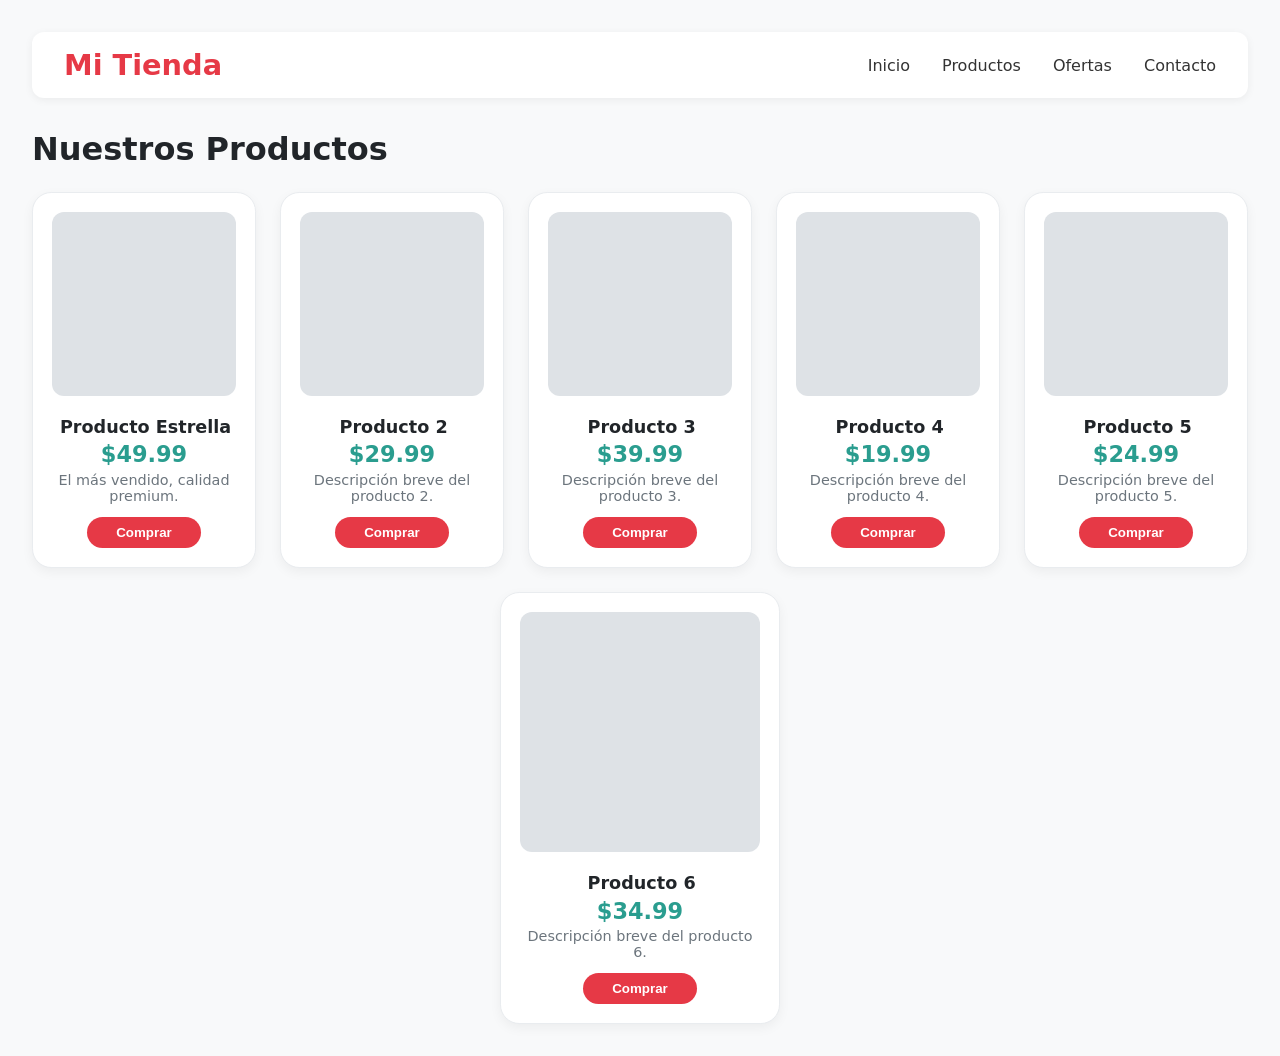
<file: FLEXBOX LAYOUT 180826/index.html>
<!DOCTYPE html>
<html lang="es">
<head>
  <meta charset="UTF-8" />
  <meta name="viewport" content="width=device-width, initial-scale=1.0" />
  <link rel="stylesheet" href="./style.css">
  <title>Tienda Flexbox</title>
</head>
<body>

  <header class="header">
    <span class="logo">Mi Tienda</span>
    <nav class="nav">
      <a href="#">Inicio</a>
      <a href="#">Productos</a>
      <a href="#">Ofertas</a>   <!-- Este aparece primero por el order: -1 -->
      <a href="#">Contacto</a>
    </nav>
  </header>

  <main>
    <h1 style="margin-bottom: 1.5rem; font-size: 2rem;">Nuestros Productos</h1>

    <div class="galeria">
      <!-- Producto 1 (destacado) -->
      <article class="producto destacado">
        <div class="imagen"></div>
        <h3>Producto Estrella</h3>
        <span class="precio">$49.99</span>
        <p class="descripcion">El más vendido, calidad premium.</p>
        <button class="btn">Comprar</button>
      </article>

      <!-- Producto 2 -->
      <article class="producto">
        <div class="imagen"></div>
        <h3>Producto 2</h3>
        <span class="precio">$29.99</span>
        <p class="descripcion">Descripción breve del producto 2.</p>
        <button class="btn">Comprar</button>
      </article>

      <!-- Producto 3 -->
      <article class="producto">
        <div class="imagen"></div>
        <h3>Producto 3</h3>
        <span class="precio">$39.99</span>
        <p class="descripcion">Descripción breve del producto 3.</p>
        <button class="btn">Comprar</button>
      </article>

      <!-- Producto 4 -->
      <article class="producto">
        <div class="imagen"></div>
        <h3>Producto 4</h3>
        <span class="precio">$19.99</span>
        <p class="descripcion">Descripción breve del producto 4.</p>
        <button class="btn">Comprar</button>
      </article>

      <!-- Producto 5 -->
      <article class="producto">
        <div class="imagen"></div>
        <h3>Producto 5</h3>
        <span class="precio">$24.99</span>
        <p class="descripcion">Descripción breve del producto 5.</p>
        <button class="btn">Comprar</button>
      </article>

      <!-- Producto 6 -->
      <article class="producto">
        <div class="imagen"></div>
        <h3>Producto 6</h3>
        <span class="precio">$34.99</span>
        <p class="descripcion">Descripción breve del producto 6.</p>
        <button class="btn">Comprar</button>
        
      </article>
    </div>
  </main>

</body>
</html>
</file>
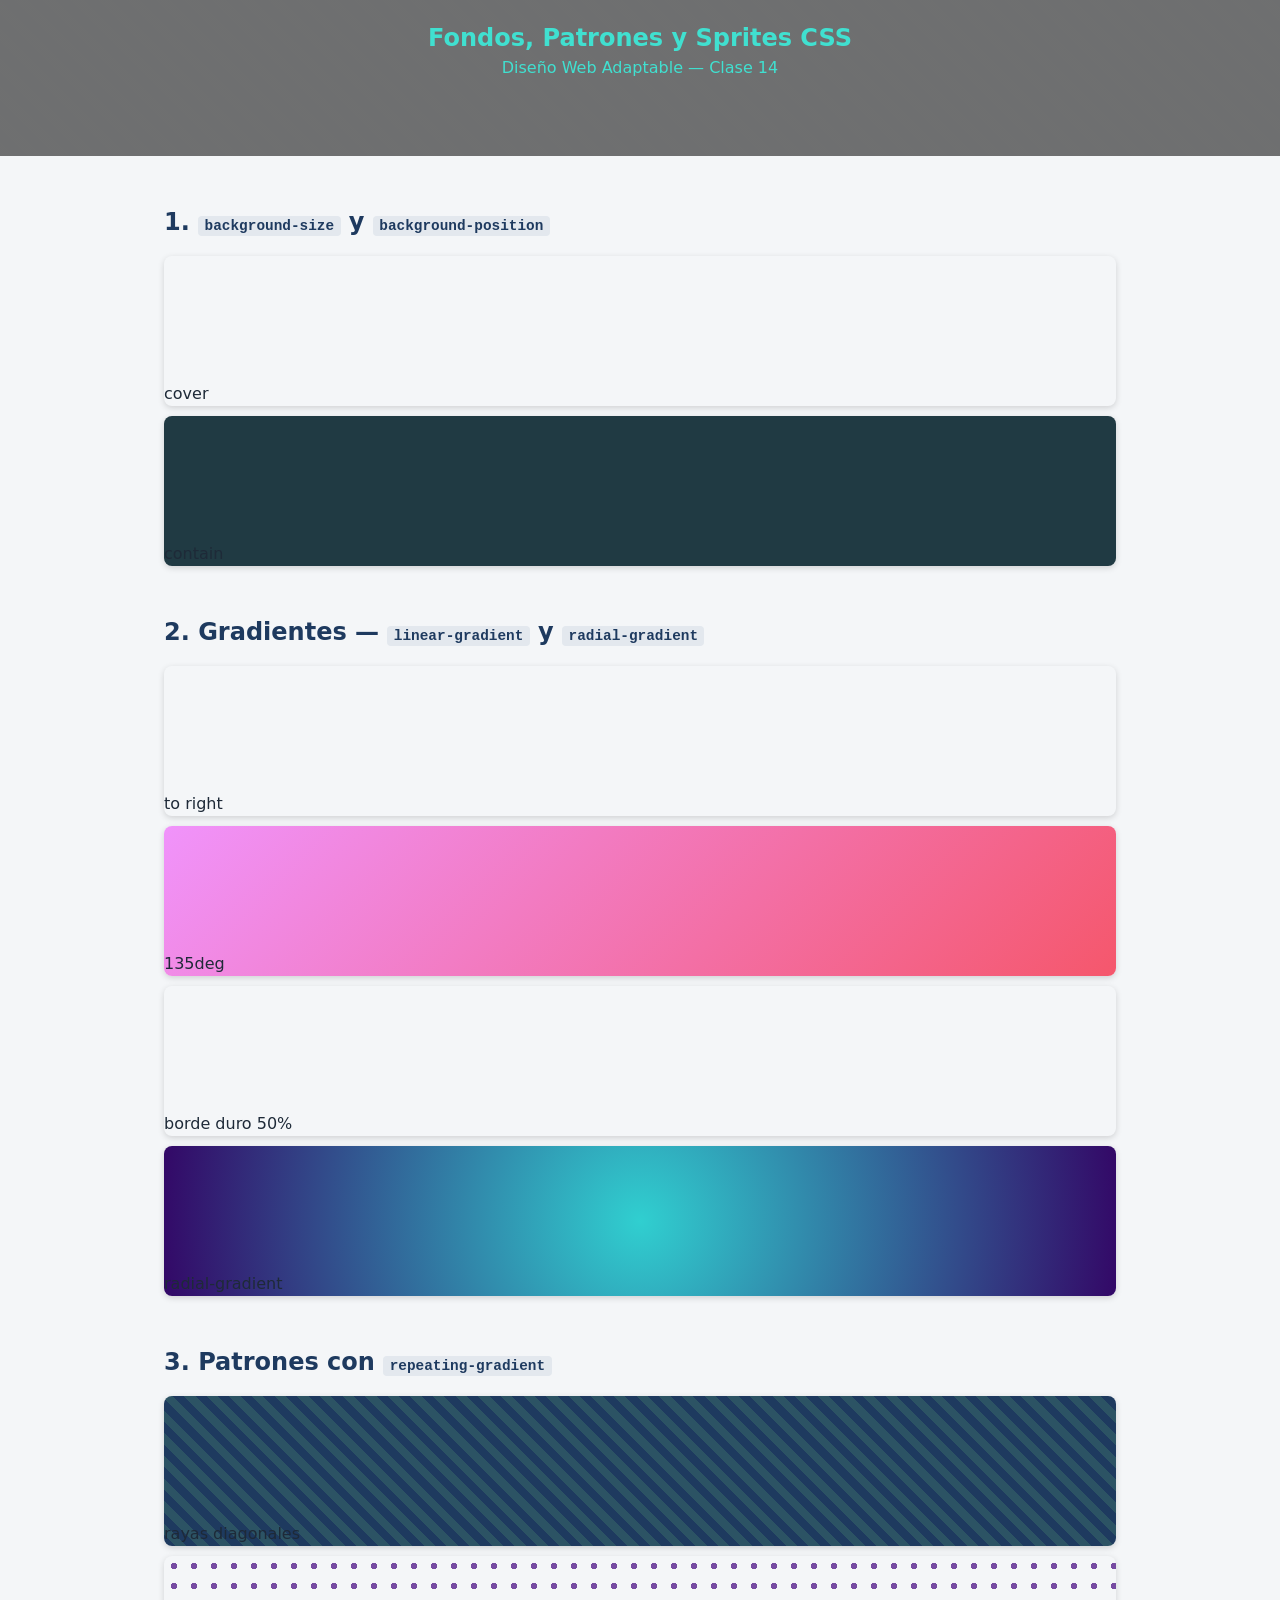
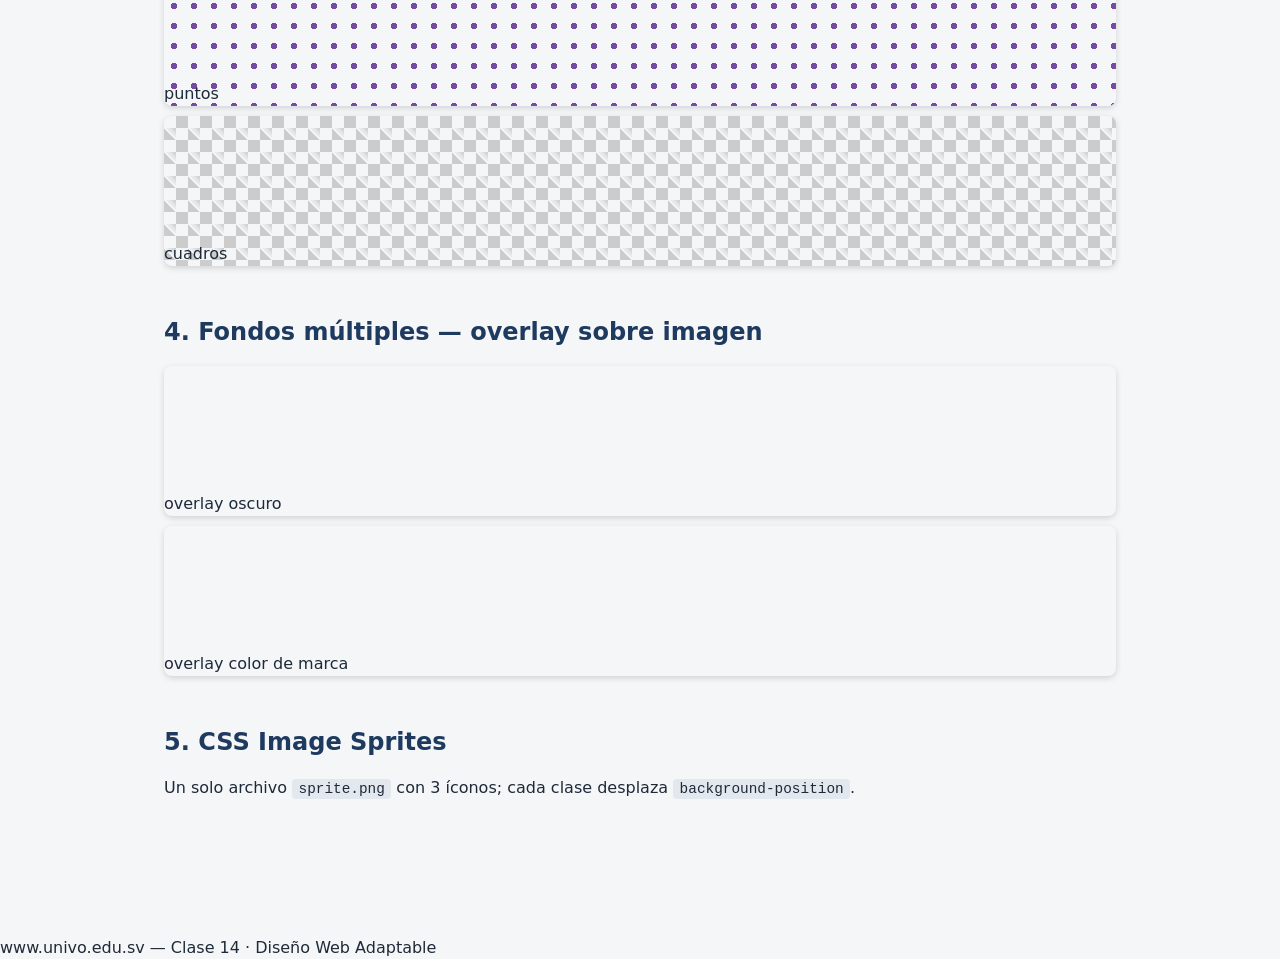
<file: FondosPatronesySpritesCSS 030926/index.html>
<!DOCTYPE html>
<html lang="es">
<head>
<meta charset="UTF-8">
<meta name="viewport" content="width=device-width, initial-scale=1.0">
<title>Clase 14 — Fondos, Patrones y Sprites CSS</title>
<link rel="stylesheet" href="styles.css">
</head>
<body>

  <!-- ===================================================== -->
  <!-- HERO: overlay + patrón de rayas + imagen de fondo      -->
  <!-- ===================================================== -->
  <section class="hero">
    <div class="hero-content">
      <h1>Fondos, Patrones y Sprites CSS</h1>
      <p>Diseño Web Adaptable — Clase 14</p>
    </div>

    <nav class="iconos">
      <a href="#" class="icono icono-home" title="Inicio"></a>
      <a href="#" class="icono icono-user" title="Usuario"></a>
      <a href="#" class="icono icono-buscar" title="Buscar"></a>
    </nav>
  </section>

  <main>

    <!-- ============================================= -->
    <!-- 1. background-size y background-position       -->
    <!-- ============================================= -->
    <section class="bloque">
      <h2>1. <code>background-size</code> y <code>background-position</code></h2>
      <div class="grid-2">
        <div class="demo demo-cover">
          <span class="etiqueta">cover</span>
        </div>
        <div class="demo demo-contain">
          <span class="etiqueta">contain</span>
        </div>
      </div>
    </section>

    <!-- ============================================= -->
    <!-- 2. Gradientes lineales y radiales              -->
    <!-- ============================================= -->
    <section class="bloque">
      <h2>2. Gradientes — <code>linear-gradient</code> y <code>radial-gradient</code></h2>
      <div class="grid-4">
        <div class="demo grad-linear-h"><span class="etiqueta">to right</span></div>
        <div class="demo grad-linear-diag"><span class="etiqueta">135deg</span></div>
        <div class="demo grad-linear-hard"><span class="etiqueta">borde duro 50%</span></div>
        <div class="demo grad-radial"><span class="etiqueta">radial-gradient</span></div>
      </div>
    </section>

    <!-- ============================================= -->
    <!-- 3. Patrones con repeating-gradient             -->
    <!-- ============================================= -->
    <section class="bloque">
      <h2>3. Patrones con <code>repeating-gradient</code></h2>
      <div class="grid-3">
        <div class="demo patron-rayas"><span class="etiqueta">rayas diagonales</span></div>
        <div class="demo patron-puntos"><span class="etiqueta">puntos</span></div>
        <div class="demo patron-cuadros"><span class="etiqueta">cuadros</span></div>
      </div>
    </section>

    <!-- ============================================= -->
    <!-- 4. Fondos múltiples / overlay                  -->
    <!-- ============================================= -->
    <section class="bloque">
      <h2>4. Fondos múltiples — overlay sobre imagen</h2>
      <div class="grid-2">
        <div class="demo overlay-oscuro"><span class="etiqueta">overlay oscuro</span></div>
        <div class="demo overlay-marca"><span class="etiqueta">overlay color de marca</span></div>
      </div>
    </section>

    <!-- ============================================= -->
    <!-- 5. CSS Image Sprites                           -->
    <!-- ============================================= -->
    <section class="bloque">
      <h2>5. CSS Image Sprites</h2>
      <p>Un solo archivo <code>sprite.png</code> con 3 íconos; cada clase desplaza <code>background-position</code>.</p>
      <div class="sprite-demo">
        <a href="#" class="icono icono-home" title="home"></a>
        <a href="#" class="icono icono-user" title="user"></a>
        <a href="#" class="icono icono-buscar" title="buscar"></a>
      </div>
    </section>

  </main>

  <footer>
    <p>www.univo.edu.sv — Clase 14 · Diseño Web Adaptable</p>
  </footer>

</body>
</html>
</file>
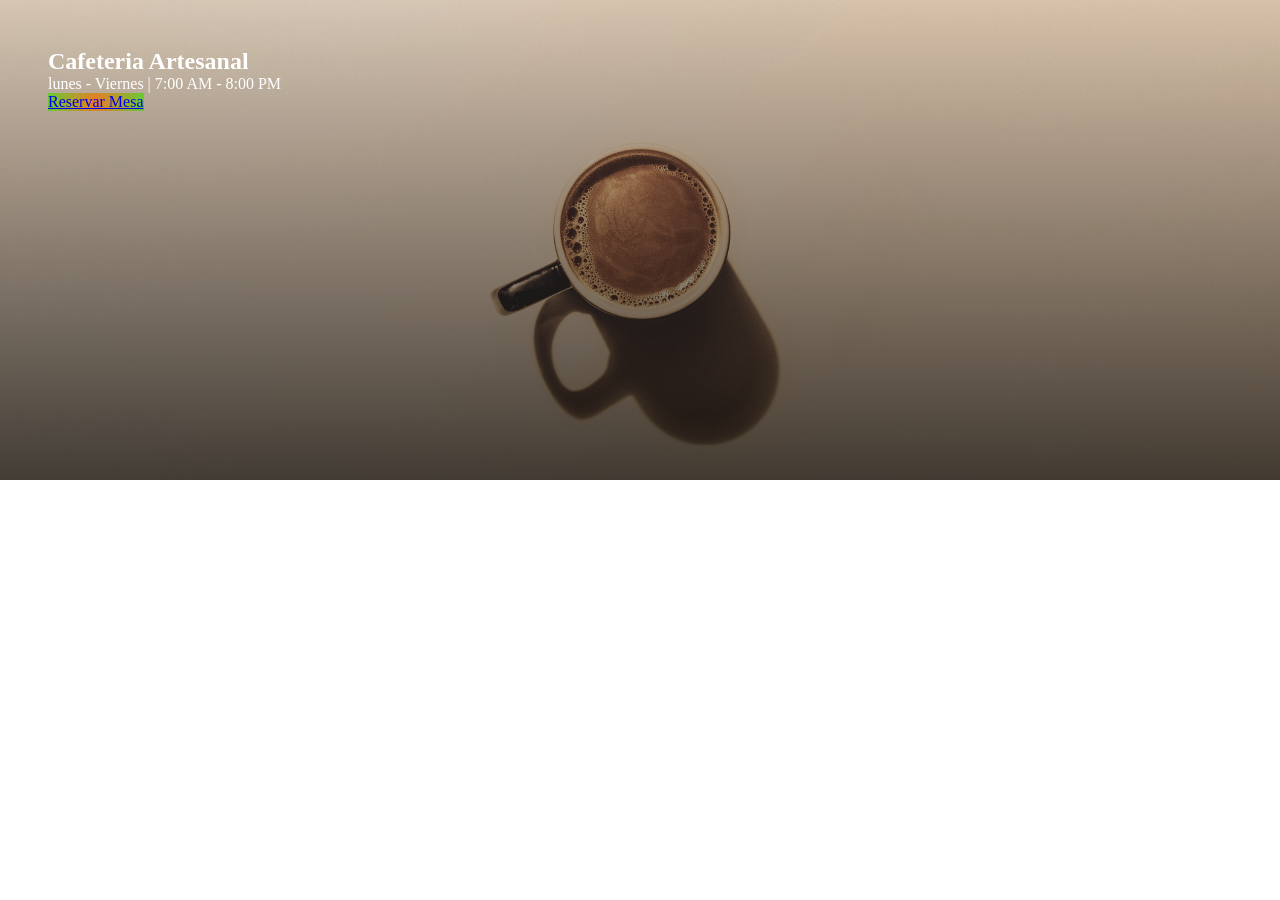
<file: GRADIENTES 280726/index.html>
<!DOCTYPE html>
<html lang="en">
<head>
    <meta charset="UTF-8">
    <meta name="viewport" content="width=device-width, initial-scale=1.0">
    <title>Ejemplo Gradiente</title>
    <link rel="stylesheet" href="/GRADIENTES 280726/style.css">
</head>
<body>
    <section class="hero">
        <h1>Cafeteria Artesanal</h1>
        <p>lunes - Viernes | 7:00 AM - 8:00 PM</p>
        <a href="#" class="btn-reservar">Reservar Mesa</a>
    </section>
</body>
</html>
</file>
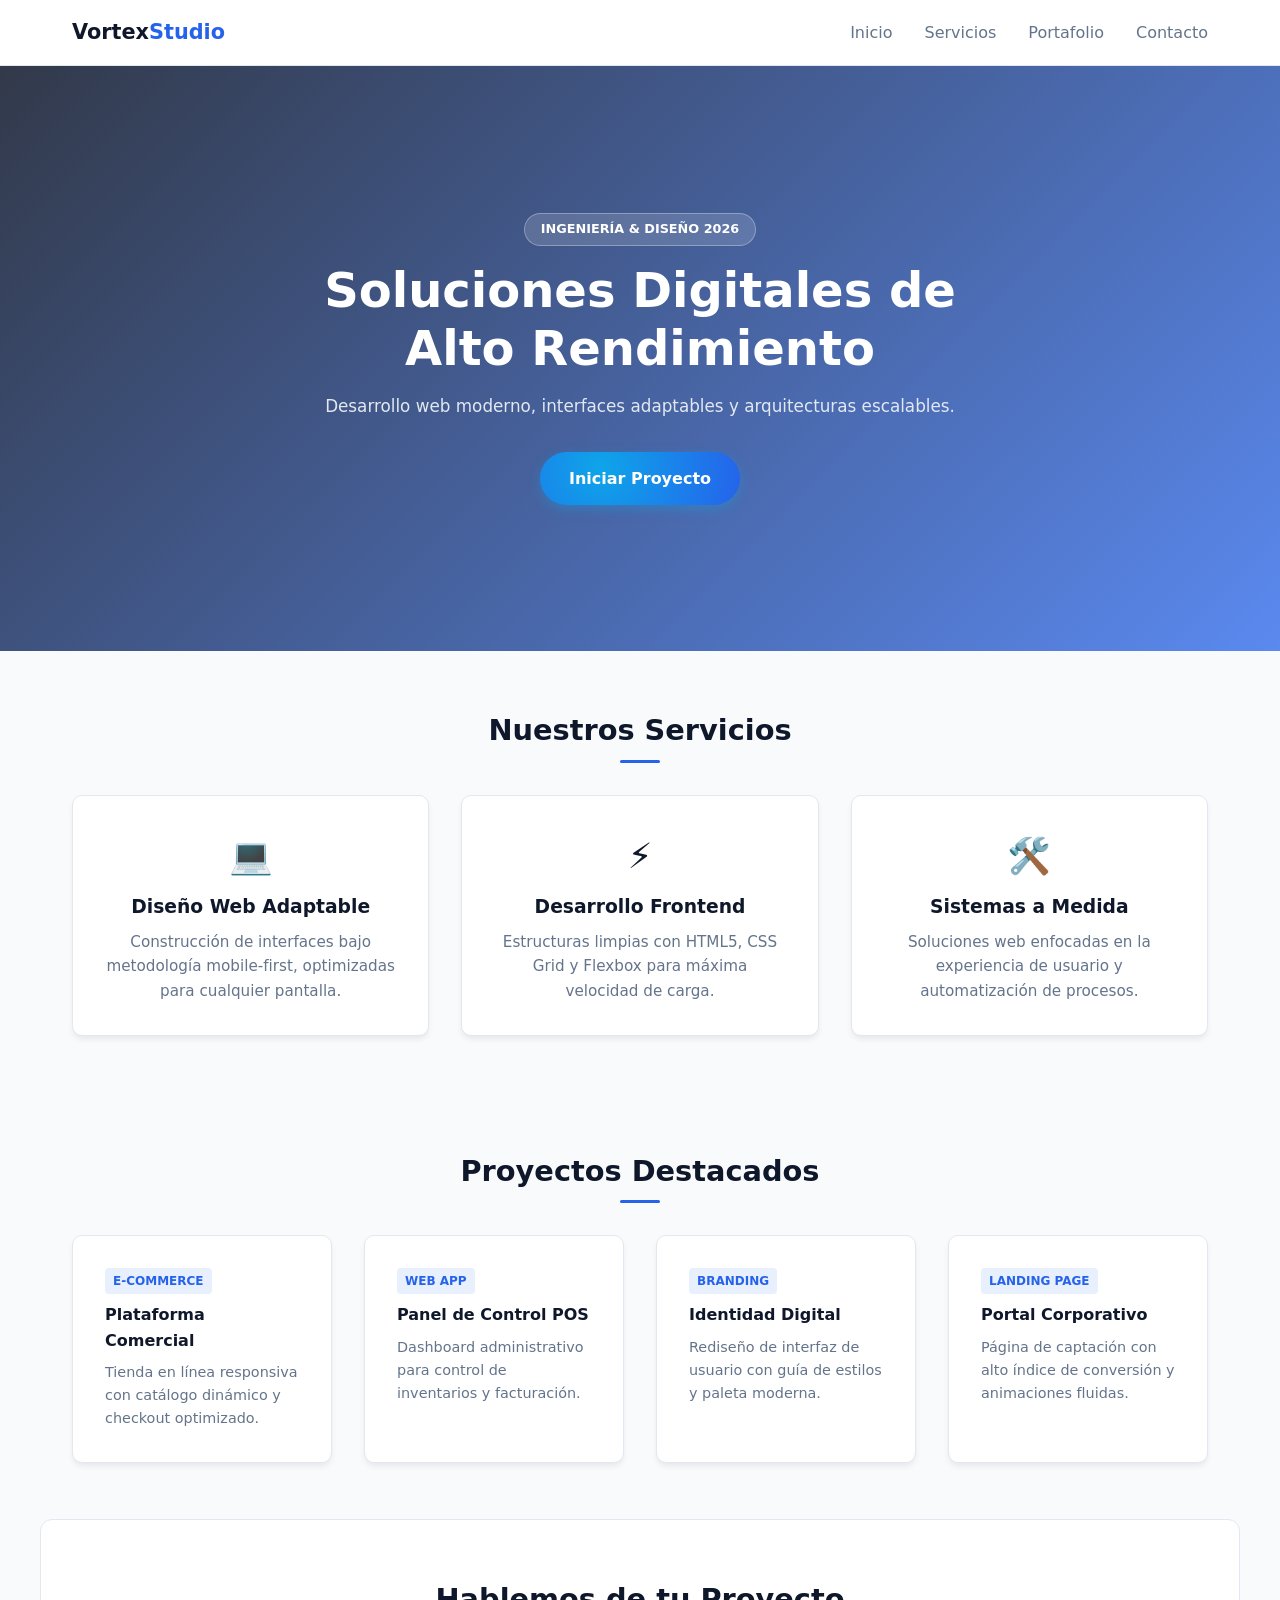
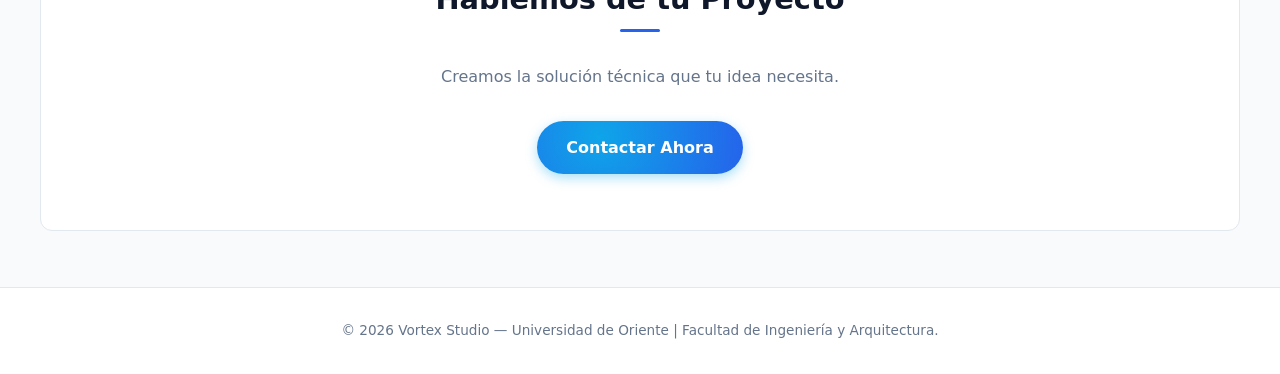
<file: LAB 1 200826/index.html>
<!DOCTYPE html>
<html lang="es" data-theme="light">
<head>
  <meta charset="UTF-8">
  <meta name="viewport" content="width=device-width, initial-scale=1.0">
  <title>Vortex Studio | Desarrollo & Diseño Web</title>
  <link rel="stylesheet" href="style.css">
</head>
<body>

  <div class="grid-layout">
    
    <!-- Header -->
    <header class="main-header">
      <nav class="nav-container">
        <a href="#" class="logo">Vortex<span>Studio</span></a>
        
        <ul class="nav-links">
          <li><a href="#hero">Inicio</a></li>
          <li><a href="#servicios">Servicios</a></li>
          <li><a href="#portafolio">Portafolio</a></li>
          <li><a href="#contacto">Contacto</a></li>
        </ul>
      </nav>
    </header>

    <!-- Maint Content -->
    <main class="main-content">
      
      <!-- HERO -->
      <section id="hero" class="hero-section">
        <div class="hero-content animate-entry">
          <span class="badge-float">Ingeniería & Diseño 2026</span>
          <h1 class="hero-title">Soluciones Digitales de Alto Rendimiento</h1>
          <p class="hero-subtitle">Desarrollo web moderno, interfaces adaptables y arquitecturas escalables.</p>
          <a href="#contacto" class="btn-radial">Iniciar Proyecto</a>
        </div>
      </section>

      <!-- Servicio (12 FlexBox)-->
      <section id="servicios" class="services-section">
        <h2 class="section-title">Nuestros Servicios</h2>
        <div class="services-grid">
          
          <article class="service-card">
            <div class="service-icon">💻</div>
            <h3>Diseño Web Adaptable</h3>
            <p>Construcción de interfaces bajo metodología mobile-first, optimizadas para cualquier pantalla.</p>
          </article>

          <article class="service-card">
            <div class="service-icon">⚡</div>
            <h3>Desarrollo Frontend</h3>
            <p>Estructuras limpias con HTML5, CSS Grid y Flexbox para máxima velocidad de carga.</p>
          </article>

          <article class="service-card">
            <div class="service-icon">🛠️</div>
            <h3>Sistemas a Medida</h3>
            <p>Soluciones web enfocadas en la experiencia de usuario y automatización de procesos.</p>
          </article>

        </div>
      </section>

      <!-- Portafolio (Flexbox Responsivo) -->
      <section id="portafolio" class="portfolio-section">
        <h2 class="section-title">Proyectos Destacados</h2>
        <div class="portfolio-gallery">
          
          <article class="portfolio-item">
            <span class="item-badge">E-Commerce</span>
            <h4>Plataforma Comercial</h4>
            <p>Tienda en línea responsiva con catálogo dinámico y checkout optimizado.</p>
          </article>

          <article class="portfolio-item">
            <span class="item-badge">Web App</span>
            <h4>Panel de Control POS</h4>
            <p>Dashboard administrativo para control de inventarios y facturación.</p>
          </article>

          <article class="portfolio-item">
            <span class="item-badge">Branding</span>
            <h4>Identidad Digital</h4>
            <p>Rediseño de interfaz de usuario con guía de estilos y paleta moderna.</p>
          </article>

          <article class="portfolio-item">
            <span class="item-badge">Landing Page</span>
            <h4>Portal Corporativo</h4>
            <p>Página de captación con alto índice de conversión y animaciones fluidas.</p>
          </article>

        </div>
      </section>

      <!-- Contacto -->
      <section id="contacto" class="contact-section">
        <h2 class="section-title">Hablemos de tu Proyecto</h2>
        <p>Creamos la solución técnica que tu idea necesita.</p>
        <a href="mailto:contacto@vortexstudio.com" class="btn-radial">Contactar Ahora</a>
      </section>

    </main>

    <!-- Footer -->
    <footer class="main-footer">
      <p>&copy; 2026 Vortex Studio — Universidad de Oriente | Facultad de Ingeniería y Arquitectura.</p>
    </footer>

  </div>

</body>
</html>
</file>
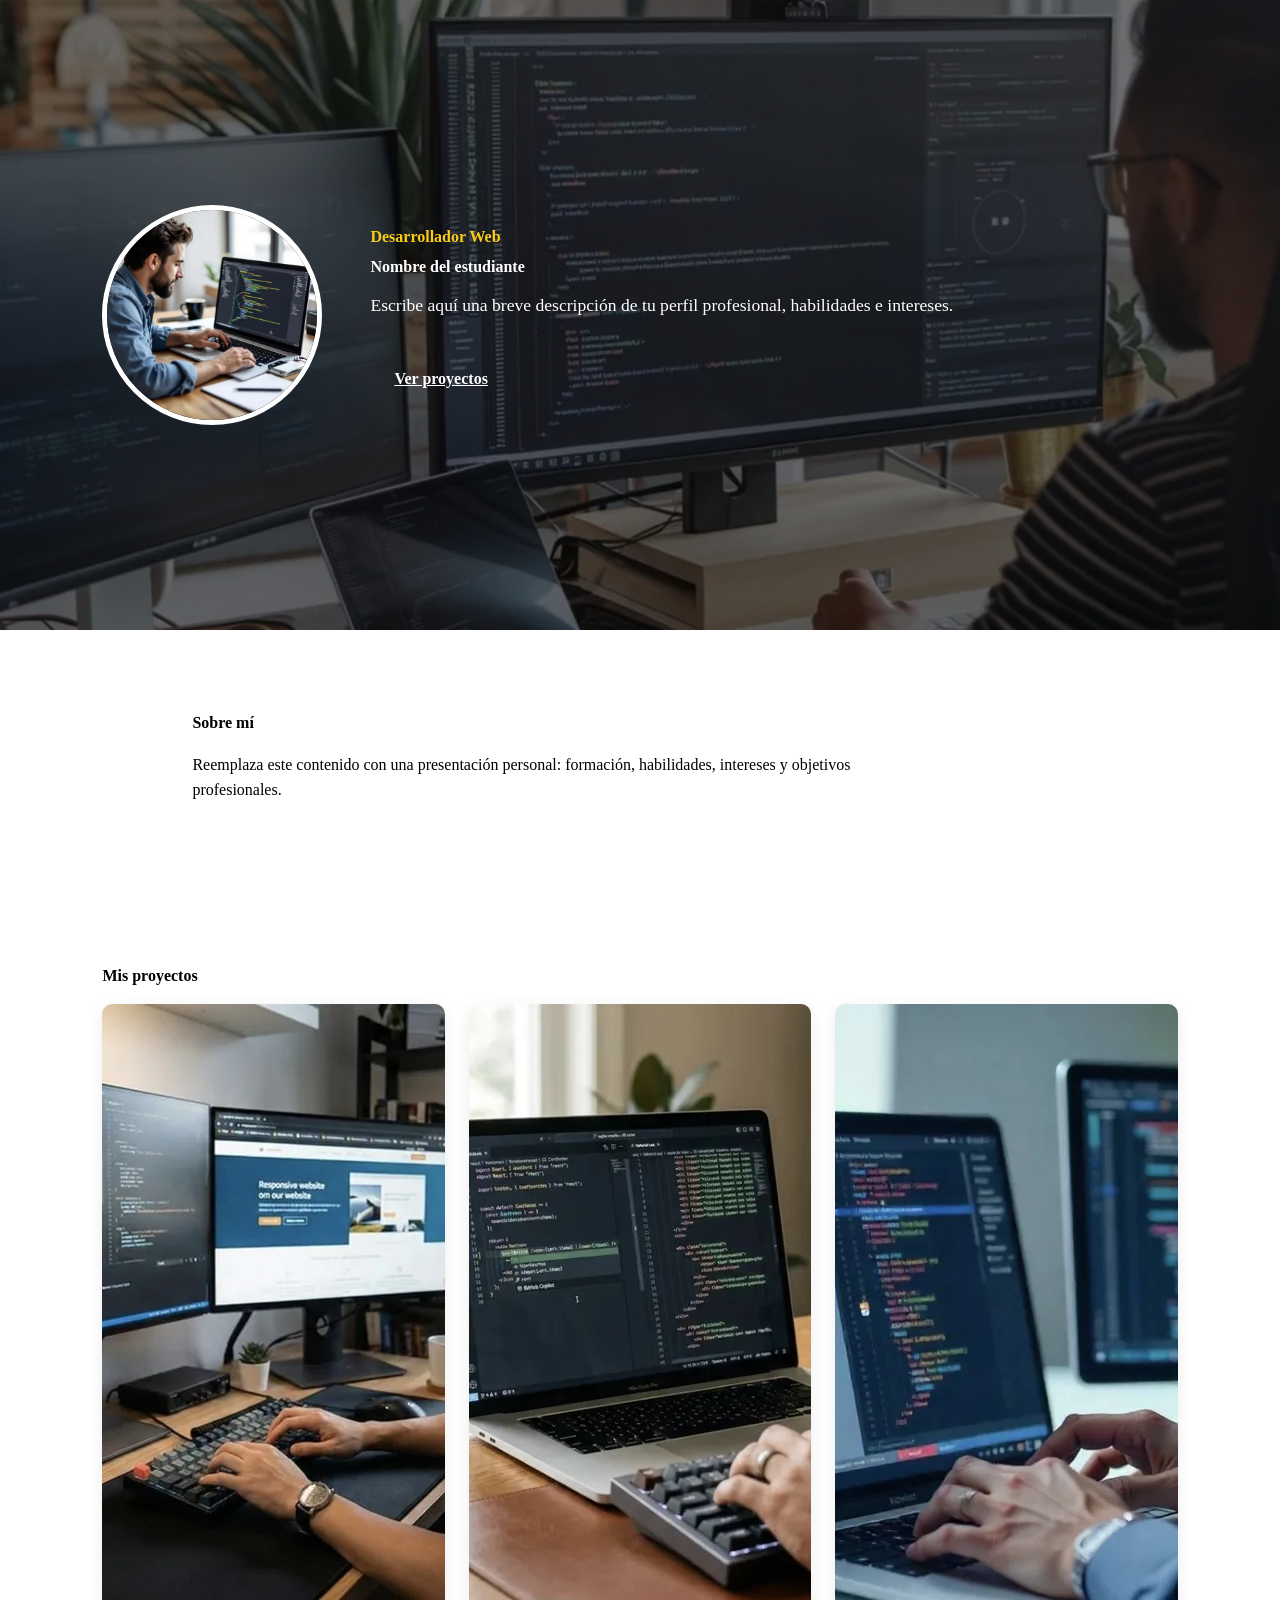
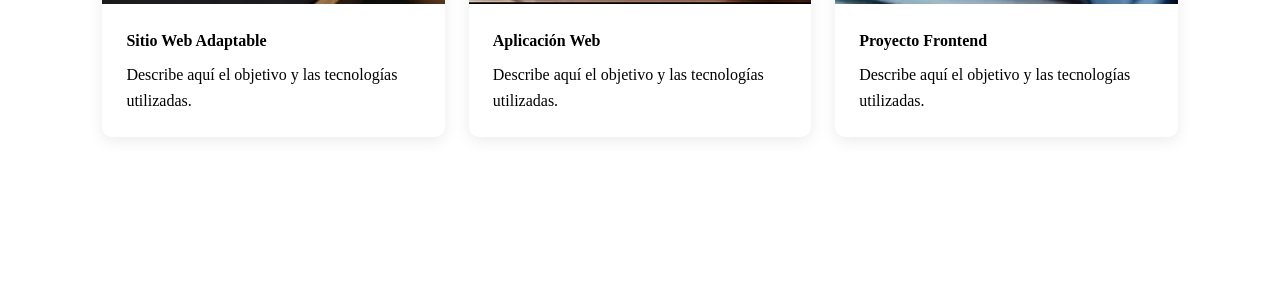
<file: RECOMENDACIONES MEJORADA PARA CSS 170926 CLASE 17/index.html>
<!DOCTYPE html>
<html lang="es">
<head>
    <meta charset="UTF-8">
    <meta name="viewport" content="width=device-width, initial-scale=1.0">
    <meta name="description" content="Perfil profesional - Práctica Clase 17">
    <title>Perfil Profesional | Clase 17</title>

    <!-- Google Fonts -->
    <link rel="preconnect" href="https://fonts.googleapis.com">
    <link rel="preconnect" href="https://fonts.gstatic.com" crossorigin>
    <link href="https://fonts.googleapis.com/css2?family=Inter:wght@400;500;600&family=Playfair+Display:wght@700&display=swap" rel="stylesheet">

    <!-- ESTE ARCHIVO DEBE SER CREADO POR EL ESTUDIANTE -->
     <link rel="stylesheet" href="styles.css">
</head>
<body>

    <!--
      HERO
      En styles.css usar img/fondo.webp como fondo,
      overlay rgba(0,0,0,.55) y min-height: 70vh.
    -->
    <header class="hero">
        <div class="hero-contenido">
            <!-- Above the fold: NO usar loading="lazy" -->
            <img
                class="foto-perfil"
                src="img/perfil.webp"
                width="600"
                height="600"
                alt="Desarrollador trabajando en su computadora"
            >

            <div class="hero-texto">
                <p class="etiqueta">Desarrollador Web</p>
                <h1>Nombre del estudiante</h1>
                <p class="descripcion">
                    Escribe aquí una breve descripción de tu perfil profesional,
                    habilidades e intereses.
                </p>
                <a class="boton" href="#proyectos">Ver proyectos</a>
            </div>
        </div>
    </header>

    <main>
        <section class="seccion" id="sobre-mi">
            <h2>Sobre mí</h2>
            <p>
                Reemplaza este contenido con una presentación personal:
                formación, habilidades, intereses y objetivos profesionales.
            </p>
        </section>

        <section class="seccion seccion-proyectos" id="proyectos">
            <h2>Mis proyectos</h2>

            <!--
              Debe funcionar primero con FLEXBOX.
              Después mejorar con GRID usando @supports.
            -->
            <div class="proyectos">

                <article class="proyecto">
                    <img
                        src="img/proyecto-1.webp"
                        width="900"
                        height="600"
                        loading="lazy"
                        alt="Desarrollador trabajando en un sitio web adaptable"
                    >
                    <div class="proyecto-contenido">
                        <h3>Sitio Web Adaptable</h3>
                        <p>Describe aquí el objetivo y las tecnologías utilizadas.</p>
                    </div>
                </article>

                <article class="proyecto">
                    <img
                        src="img/proyecto-2.webp"
                        width="900"
                        height="600"
                        loading="lazy"
                        alt="Computadora portátil utilizada para desarrollo web"
                    >
                    <div class="proyecto-contenido">
                        <h3>Aplicación Web</h3>
                        <p>Describe aquí el objetivo y las tecnologías utilizadas.</p>
                    </div>
                </article>

                <article class="proyecto">
                    <img
                        src="img/proyecto-3.webp"
                        width="900"
                        height="600"
                        loading="lazy"
                        alt="Programador trabajando con código"
                    >
                    <div class="proyecto-contenido">
                        <h3>Proyecto Frontend</h3>
                        <p>Describe aquí el objetivo y las tecnologías utilizadas.</p>
                    </div>
                </article>

            </div>
        </section>
    </main>

    <footer>
        <p>Clase 17 · Diseño Web Adaptable · 2026</p>
    </footer>

</body>
</html>
</file>
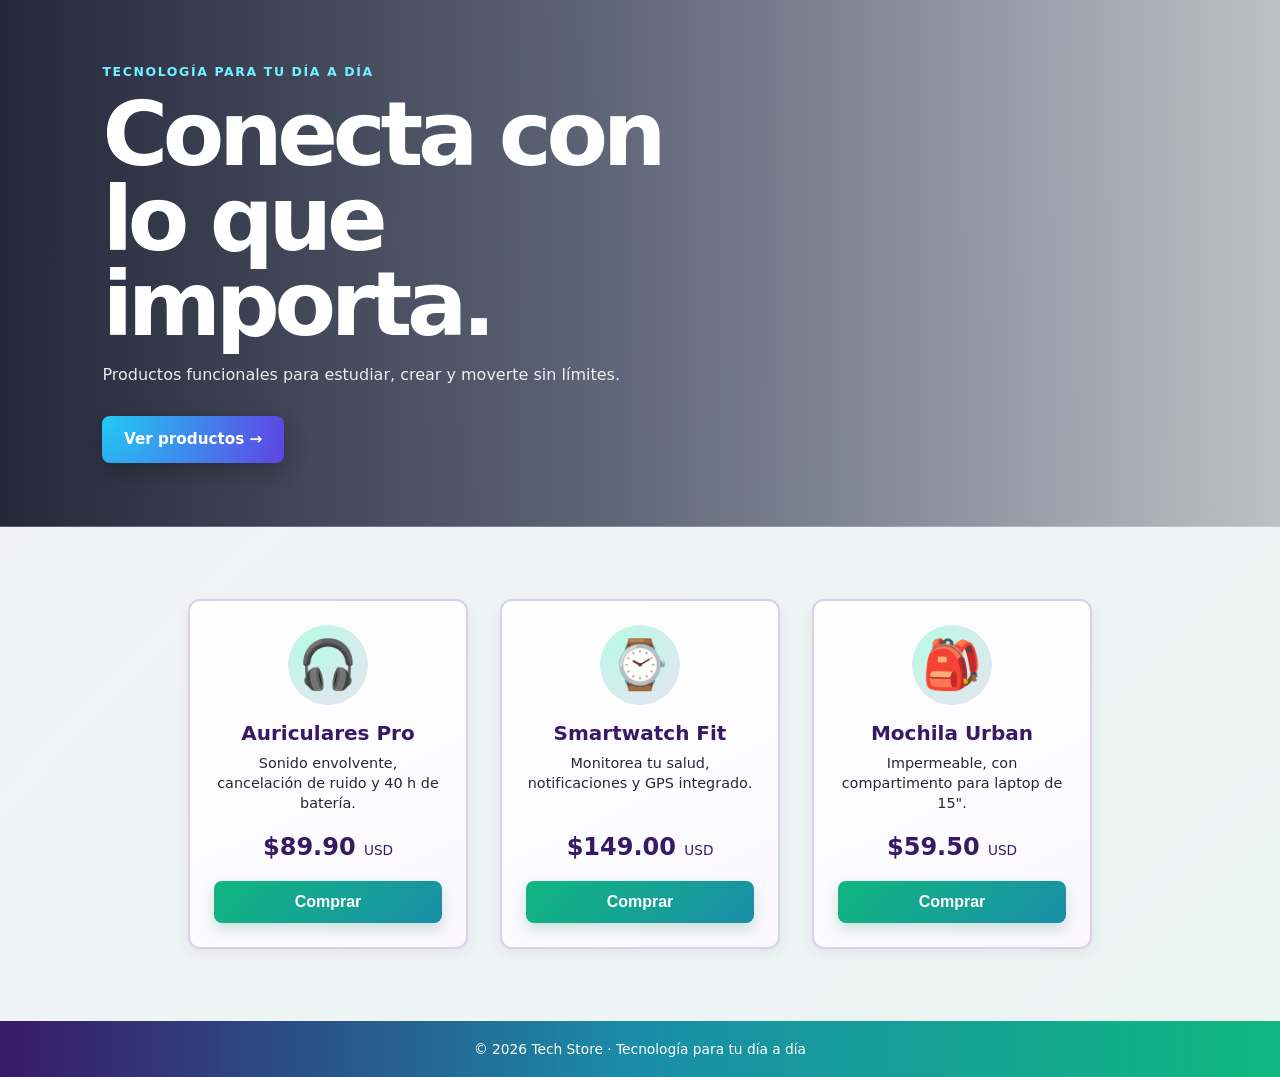
<file: TEORIADECOLOR 230726/index.html>
<!DOCTYPE html>
<html lang="es">
<head>
    <meta charset="UTF-8" />
    <meta name="viewport" content="width=device-width, initial-scale=1.0" />
    <title>Productos tecnológicos</title>
    <link rel="stylesheet" href="style.css">
</head>

<body>

    <!-- Tarea: sección hero con degradado sobre imagen -->
    <section class="hero">
        <div class="hero-content">
            <p class="hero-label">Tecnología para tu día a día</p>
            <h1>Conecta con<br>lo que importa.</h1>
            <p class="hero-schedule">Productos funcionales para estudiar, crear y moverte sin límites.</p>
            <a href="#productos" class="btn-reservar">Ver productos <span aria-hidden="true">→</span></a>
        </div>
    </section>

    <div class="cards-container" id="productos">

        <!-- ==========================================
        TARJETA 1 – Auriculares Inalámbricos
        ========================================== -->
        <div class="product-card highlight">
            <div class="card-image">🎧</div>
            <h2 class="product-name">Auriculares Pro</h2>
            <p class="product-desc">
                Sonido envolvente, cancelación de ruido y 40 h de batería.
            </p>
            <div class="product-price">
                $89.90 <small>USD</small>
            </div>
            <button class="btn-comprar">Comprar</button>
        </div>

        <!-- ==========================================
        TARJETA 2 – Reloj Inteligente
        ========================================== -->
        <div class="product-card highlight">
            <div class="card-image">⌚</div>
            <h2 class="product-name">Smartwatch Fit</h2>
            <p class="product-desc">
                Monitorea tu salud, notificaciones y GPS integrado.
            </p>
            <div class="product-price">
                $149.00 <small>USD</small>
            </div>
            <button class="btn-comprar">Comprar</button>
        </div>

        <!-- ==========================================
        TARJETA 3 – Mochila Urbana
        ========================================== -->
        <div class="product-card highlight">
            <div class="card-image">🎒</div>
            <h2 class="product-name">Mochila Urban</h2>
            <p class="product-desc">
                Impermeable, con compartimento para laptop de 15&quot;.
            </p>
            <div class="product-price">
                $59.50 <small>USD</small>
            </div>
            <button class="btn-comprar">Comprar</button>
        </div>

    </div>

    <footer class="site-footer">
        <p>© 2026 Tech Store · Tecnología para tu día a día</p>
    </footer>

</body>
</html>
</file>
<file: ANIMACIONESFRAMEKS 110826/style.css>
*{
    box-sizing: border-box; 
}

body{
    margin: 0;
    min-height: 100vh;
    background: linear-gradient(135deg, #0b3d91, #145da0);
    color: #fff;
    font-family: 'Courier New', Courier, monospace;
    display: flex;
    flex-direction: column;
    align-items: center;
    padding: 40px 20px;
}

h1{
    margin-bottom: 4px;
}

p{
    opacity: 0.8;
    margin-top: 0;
}

.stage{
    display: flex;
    gap: 60px;
    flex-wrap: wrap;
    justify-content: center;
    margin: 40px 0;
}

.card{
    background: rgba(0, 0, 0, 0.25);
    border: 2px solid #ffd23f;
    text-align: center;
    border-radius: 12px;
    width: 220px;
    padding: 10px;
}

/*@Keyframes: definimox la animacion de como girar*/
@keyframes girar{
    from{ transform: rotate(0deg); }
    to { transform: rotate(300deg)}
}


@keyframes deslizar{
    from { transform: translateX(-40px);opacity:0;}
    to { transform: translateX(0);opacity:1;}
}


@keyframes pulso{
    0% , 100% { transform: scale(1);opacity: 1; }
    50% { transform: scale(1.06);opacity: 0; }
}


@keyframes subir{
    from { transform: translateY(30px);opacity: 0; }
    to { transform: translateY(0);opacity: 1; }
}

/*Opcion 1 shorthan*/
.icono{
    animation: pulso 1.2s linear 0s infinite normal forwards running;
}

/*Opcion 2 Propiedades separadas*/
.icono-separado{
    animation-name: pulso;
    animation-duration: 1.2s;
    animation-timing-function: linear;
    animation-delay: 0s;
    animation-iteration-count: infinite;
    animation-direction:normal;
    animation-fill-mode: forwards;
    animation-play-state: running;
}

/*Opcion 3 Deslizar*/
.card{
    animation: subir 1s ease forwards;
}
</file>
<file: Clase11026/styles.css>
/* ================= VARIABLES Y RESET ================= */
    :root {
      --bg: #f9fafb;
      --texto: #1f2937;
      --primario: #e53e3e;
      --primario-hover: #c53030;
      --tarjeta: #ffffff;
      --borde: #e2e8f0;
      --sombra: 0 4px 6px -1px rgba(0, 0, 0, 0.1);
      --radio: 0.75rem;
    }

    body.oscuro {
      --bg: #1a202c;
      --texto: #f7fafc;
      --primario: #f56565;
      --primario-hover: #fc8181;
      --tarjeta: #2d3748;
      --borde: #4a5568;
      --sombra: 0 4px 6px -1px rgba(0, 0, 0, 0.3);
    }

    * {
      box-sizing: border-box;
      margin: 0;
      padding: 0;
    }

    body {
      font-family: system-ui, -apple-system, 'Segoe UI', Roboto, sans-serif;
      background: var(--bg);
      color: var(--texto);
      transition: background 0.3s, color 0.3s;
      line-height: 1.6;
    }

    .contenedor {
      max-width: 1100px;
      margin: 0 auto;
      padding: 1rem;
    }

    /* ================= ENCABEZADO ================= */
    .encabezado {
      background: var(--tarjeta);
      border-bottom: 1px solid var(--borde);
      position: sticky;
      top: 0;
      z-index: 10;
      transition: background 0.3s, border-color 0.3s;
    }

    .encabezado__fila {
      display: flex;
      align-items: center;
      justify-content: space-between;
      flex-wrap: wrap;
      gap: 1rem;
    }

    .logo {
      font-size: 1.5rem;
      display: flex;
      align-items: center;
      gap: 0.5rem;
    }

    .badge {
      background: var(--primario);
      color: white;
      font-size: 0.75rem;
      padding: 0.1rem 0.5rem;
      border-radius: 999px;
      font-weight: 700;
    }

    .menu-principal {
      display: flex;
      gap: 1rem;
      align-items: center;
    }

    .menu-principal a {
      color: var(--texto);
      text-decoration: none;
      font-weight: 500;
      transition: color 0.2s;
    }

    .menu-principal a:hover {
      color: var(--primario);
    }

    .btn-modo-oscuro {
      background: var(--primario);
      color: white;
      border: none;
      padding: 0.5rem 1rem;
      border-radius: var(--radio);
      cursor: pointer;
      font-weight: 600;
      transition: background 0.2s;
    }

    .btn-modo-oscuro:hover {
      background: var(--primario-hover);
    }

    /* ================= DROPDOWN ================= */
    .dropdown {
      position: relative;
      display: inline-block;
    }

    .btn-dropdown {
      background: transparent;
      border: 1px solid var(--borde);
      color: var(--texto);
      padding: 0.4rem 0.8rem;
      border-radius: var(--radio);
      cursor: pointer;
      font-weight: 500;
    }

    .dropdown-menu {
      display: none;
      position: absolute;
      right: 0;
      top: 110%;
      background: var(--tarjeta);
      border: 1px solid var(--borde);
      border-radius: var(--radio);
      box-shadow: var(--sombra);
      list-style: none;
      min-width: 160px;
      padding: 0.5rem 0;
      z-index: 20;
    }

    .dropdown.abierto .dropdown-menu {
      display: block;
    }

    .dropdown-menu li a {
      display: block;
      padding: 0.4rem 1rem;
      color: var(--texto);
      text-decoration: none;
    }

    .dropdown-menu li a:hover {
      background: var(--bg);
    }

    /* ================= SECCIONES ================= */
    .panel,
    .menu {
      background: var(--tarjeta);
      border-radius: var(--radio);
      padding: 1.5rem;
      margin-top: 1.5rem;
      box-shadow: var(--sombra);
      border: 1px solid var(--borde);
      transition: background 0.3s, border-color 0.3s;
    }

    .titulo-seccion {
      font-size: 1.4rem;
      margin-bottom: 1rem;
      color: var(--primario);
      border-bottom: 2px solid var(--borde);
      padding-bottom: 0.5rem;
    }

    .contador {
      font-weight: 600;
      margin-bottom: 0.5rem;
    }

    .nota {
      font-size: 0.9rem;
      color: #718096;
      margin-bottom: 1rem;
    }

    body.oscuro .nota {
      color: #a0aec0;
    }

    /* ================= LISTA DE PLATILLOS ================= */
    .lista-platillos {
      list-style: none;
      display: grid;
      grid-template-columns: repeat(auto-fit, minmax(180px, 1fr));
      gap: 0.75rem;
      margin: 1rem 0;
    }

    .lista-platillos li {
      background: var(--bg);
      padding: 0.75rem;
      border-radius: var(--radio);
      border: 1px solid var(--borde);
    }

    /* ================= TARJETAS ================= */
    .tarjeta-platillo {
      display: flex;
      align-items: center;
      justify-content: space-between;
      background: var(--bg);
      padding: 0.75rem 1rem;
      border-radius: var(--radio);
      border: 1px solid var(--borde);
      margin-bottom: 0.5rem;
      transition: all 0.2s;
    }

    .tarjeta-platillo.destacado {
      border-color: var(--primario);
      box-shadow: 0 0 0 2px var(--primario);
    }

    .tarjeta-platillo .nombre {
      font-weight: 500;
    }

    .btn-favorito {
      background: transparent;
      border: none;
      font-size: 1.5rem;
      cursor: pointer;
      color: var(--texto);
      transition: transform 0.2s, color 0.2s;
    }

    .btn-favorito:hover {
      transform: scale(1.2);
    }

    .btn-favorito.favorito {
      color: var(--primario);
    }

    .btn-secundario {
      background: var(--borde);
      color: var(--texto);
      border: none;
      padding: 0.3rem 0.8rem;
      border-radius: var(--radio);
      cursor: pointer;
      font-size: 0.85rem;
    }

    /* ================= FILA Y CAMPOS ================= */
    .fila {
      display: flex;
      gap: 1rem;
      flex-wrap: wrap;
      align-items: flex-end;
    }

    .campo {
      display: flex;
      flex-direction: column;
      gap: 0.25rem;
      flex: 1;
      min-width: 180px;
    }

    .campo span {
      font-size: 0.85rem;
      font-weight: 600;
    }

    input,
    textarea {
      padding: 0.6rem;
      border: 1px solid var(--borde);
      border-radius: var(--radio);
      background: var(--bg);
      color: var(--texto);
      font-family: inherit;
      transition: border-color 0.2s;
    }

    input:focus,
    textarea:focus {
      outline: none;
      border-color: var(--primario);
    }

    /* ================= BOTÓN RESERVAR ================= */
    .boton-reservar {
      background: var(--primario);
      color: white;
      border: none;
      padding: 0.6rem 1.2rem;
      border-radius: var(--radio);
      cursor: pointer;
      font-weight: 600;
      transition: background 0.2s;
    }

    .boton-reservar:hover {
      background: var(--primario-hover);
    }

    /* ================= TARJETAS DE RESERVA ================= */
    .tarjetas {
      display: grid;
      grid-template-columns: repeat(auto-fit, minmax(200px, 1fr));
      gap: 1rem;
    }

    .tarjeta {
      background: var(--bg);
      border: 1px solid var(--borde);
      border-radius: var(--radio);
      padding: 1rem;
      text-align: center;
    }

    .tarjeta:first-child {
      border-color: var(--primario);
    }

    .tarjeta h3 {
      font-size: 1.1rem;
      margin-bottom: 0.5rem;
    }

    .tarjeta p.precio {
      font-size: 1.3rem;
      font-weight: 700;
      color: var(--primario);
      margin-bottom: 0.75rem;
    }

    /* ================= COMENTARIOS ================= */
    .lista-comentarios {
      list-style: none;
      display: flex;
      flex-direction: column;
      gap: 0.5rem;
    }

    .lista-comentarios li {
      background: var(--bg);
      padding: 0.75rem 1rem;
      border-radius: var(--radio);
      border-left: 4px solid var(--primario);
    }

    /* ================= FORMULARIO ================= */
    .formulario {
      display: flex;
      flex-direction: column;
      gap: 1rem;
    }

    .aviso {
      font-weight: 600;
      color: var(--primario);
    }

    /* ================= PIE ================= */
    .pie {
      margin-top: 2rem;
      padding: 1.5rem 0;
      background: var(--tarjeta);
      border-top: 1px solid var(--borde);
      text-align: center;
      font-size: 0.9rem;
    }

    .pie__frase {
      font-style: italic;
      color: #718096;
      margin-top: 0.25rem;
    }

    body.oscuro .pie__frase {
      color: #a0aec0;
    }

    /* ================= RESPONSIVE ================= */
    @media (max-width: 640px) {
      .encabezado__fila {
        flex-direction: column;
        align-items: stretch;
      }

      .menu-principal {
        flex-wrap: wrap;
        justify-content: center;
      }

      .fila {
        flex-direction: column;
      }
    }
</file>
<file: DECLARACION DE SCRIPT DE JAVASCRIPT 220926/styles.css>
/* ============================================================
   1. VARIABLES Y RESET
   ============================================================ */
:root{
  --azul:      #1e3a5f;
  --azul-claro:#2c5282;
  --oro:       #c8a227;
  --oro-suave: #f5edd6;
  --tinta:     #1f2933;
  --gris:      #5a6672;
  --linea:     #d7dee6;
  --fondo:     #f4f6f9;
  --blanco:    #ffffff;
  --ok:        #1f7a4d;
  --ok-bg:     #e6f5ee;
  --no:        #b3261e;
  --no-bg:     #fdeceb;
  --aviso:     #8a6100;
  --aviso-bg:  #fff6e0;
  --mono:      "JetBrains Mono", "Fira Code", Consolas, "Courier New", monospace;
  --radius:    14px;
  --sombra:    0 4px 14px rgba(30,58,95,.08);
}

*,*::before,*::after{ box-sizing:border-box; }

html{ scroll-behavior:smooth; scroll-padding-top:80px; }

body{
  margin:0;
  font-family: system-ui, -apple-system, "Segoe UI", Roboto, sans-serif;
  color:var(--tinta);
  background:var(--fondo);
  line-height:1.65;
}

/* ============================================================
   2. PORTADA
   ============================================================ */
.hero{
  background:
    radial-gradient(circle at 85% 15%, rgba(200,162,39,.22), transparent 45%),
    linear-gradient(150deg, #16304f 0%, #1e3a5f 55%, #2c5282 100%);
  color:#fff;
  padding:3.5rem 1.5rem 3rem;
  text-align:center;
}
.hero .eyebrow{
  display:inline-block;
  font-size:.78rem;
  letter-spacing:.16em;
  text-transform:uppercase;
  color:var(--oro);
  border:1px solid rgba(200,162,39,.5);
  border-radius:999px;
  padding:.3rem 1rem;
  margin-bottom:1.2rem;
}
.hero h1{
  margin:0 0 .6rem;
  font-size:clamp(1.7rem, 4.5vw, 2.9rem);
  line-height:1.2;
  font-weight:800;
}
.hero h1 span{ color:var(--oro); }
.hero p{
  margin:0 auto;
  max-width:640px;
  color:#c9d6e4;
  font-size:1.02rem;
}
.hero .meta{
  margin-top:1.6rem;
  display:flex;
  flex-wrap:wrap;
  gap:.5rem;
  justify-content:center;
}
.hero .meta span{
  background:rgba(255,255,255,.1);
  border:1px solid rgba(255,255,255,.16);
  border-radius:999px;
  padding:.35rem .9rem;
  font-size:.82rem;
  color:#e3ebf4;
}

/* ============================================================
   3. NAVEGACIÓN
   ============================================================ */
.nav{
  position:sticky;
  top:0;
  z-index:50;
  background:rgba(255,255,255,.94);
  backdrop-filter:blur(8px);
  border-bottom:1px solid var(--linea);
}
.nav ul{
  display:flex;
  flex-wrap:wrap;
  gap:.25rem;
  justify-content:center;
  margin:0;
  padding:.6rem 1rem;
  list-style:none;
}
.nav a{
  display:block;
  padding:.35rem .75rem;
  border-radius:999px;
  font-size:.83rem;
  font-weight:600;
  color:var(--gris);
  text-decoration:none;
  transition:.18s;
}
.nav a:hover{ background:var(--oro-suave); color:var(--azul); }

/* ============================================================
   4. LAYOUT DE SECCIONES
   ============================================================ */
main{
  max-width:1080px;
  margin:0 auto;
  padding:2.5rem 1.25rem 4rem;
}
section{
  margin-bottom:3.5rem;
  scroll-margin-top:80px;
}
section > h2{
  display:flex;
  align-items:center;
  gap:.75rem;
  margin:0 0 .4rem;
  font-size:clamp(1.25rem, 2.6vw, 1.7rem);
  color:var(--azul);
}
.num{
  flex:0 0 auto;
  display:grid;
  place-items:center;
  width:2.1rem;
  height:2.1rem;
  border-radius:10px;
  background:var(--azul);
  color:var(--oro);
  font-size:.95rem;
  font-weight:800;
}
.lead{
  margin:.2rem 0 1.5rem;
  color:var(--gris);
  font-size:1rem;
  border-left:3px solid var(--oro);
  padding-left:.9rem;
}

/* ============================================================
   5. TARJETAS
   ============================================================ */
.grid{
  display:grid;
  gap:1rem;
  grid-template-columns:repeat(auto-fit, minmax(250px, 1fr));
}
.card{
  background:var(--blanco);
  border:1px solid var(--linea);
  border-radius:var(--radius);
  padding:1.25rem 1.3rem;
  box-shadow:var(--sombra);
}
.card h3{
  margin:0 0 .5rem;
  font-size:1.02rem;
  color:var(--azul);
  display:flex;
  align-items:center;
  gap:.5rem;
}
.card p{ margin:0 0 .6rem; font-size:.92rem; color:var(--gris); }
.card ul{ margin:.5rem 0 0; padding-left:1.1rem; font-size:.9rem; color:var(--gris); }
.card ul li{ margin-bottom:.25rem; }

.icono{
  display:grid;
  place-items:center;
  width:1.7rem;
  height:1.7rem;
  border-radius:8px;
  background:var(--oro-suave);
  color:var(--aviso);
  font-size:.85rem;
  font-weight:800;
  flex:0 0 auto;
}

/* ============================================================
   6. BLOQUES DE CÓDIGO
   ============================================================ */
pre.code{
  margin:.9rem 0;
  background:#12233a;
  color:#e8eef6;
  border-radius:12px;
  padding:1rem 1.1rem;
  overflow-x:auto;
  font-family:var(--mono);
  font-size:.83rem;
  line-height:1.6;
  border-left:4px solid var(--oro);
  tab-size:2;
}
pre.code code{ font-family:inherit; }
.cm{ color:#7d97b3; font-style:italic; }   /* comentario */
.tag{ color:#ff9d8a; }                     /* etiqueta HTML */
.atr{ color:#ffd479; }                     /* atributo */
.str{ color:#9ae6b4; }                     /* string */
.kw{ color:#8ab4f8; }                      /* keyword */
.fn{ color:#e6c07b; }                      /* función */

/* Código en línea */
code.inline{
  background:#eef2f7;
  border:1px solid var(--linea);
  border-radius:5px;
  padding:.1rem .38rem;
  font-family:var(--mono);
  font-size:.85em;
  color:var(--azul);
}

/* ============================================================
   7. TABLAS
   ============================================================ */
.tabla-wrap{ overflow-x:auto; margin:1rem 0; }
table{
  width:100%;
  border-collapse:collapse;
  background:var(--blanco);
  border-radius:12px;
  overflow:hidden;
  box-shadow:var(--sombra);
  font-size:.88rem;
  min-width:520px;
}
caption{
  caption-side:top;
  text-align:left;
  font-size:.82rem;
  color:var(--gris);
  padding-bottom:.5rem;
}
th, td{
  padding:.65rem .85rem;
  text-align:left;
  border-bottom:1px solid var(--linea);
}
thead th{
  background:var(--azul);
  color:#fff;
  font-size:.8rem;
  letter-spacing:.03em;
  text-transform:uppercase;
}
tbody tr:last-child td{ border-bottom:none; }
tbody tr:nth-child(even){ background:#fafbfd; }
td.si{ color:var(--ok); font-weight:700; }
td.no{ color:var(--no); font-weight:700; }

/* ============================================================
   8. AVISOS
   ============================================================ */
.aviso{
  border-radius:12px;
  padding:.9rem 1.1rem;
  margin:1rem 0;
  font-size:.92rem;
  border-left:5px solid;
}
.aviso strong{ display:block; margin-bottom:.15rem; }
.aviso.ok   { background:var(--ok-bg);    border-color:var(--ok);    color:#14512f; }
.aviso.mal  { background:var(--no-bg);    border-color:var(--no);    color:#7d1a15; }
.aviso.warn { background:var(--aviso-bg); border-color:var(--oro);   color:#6b4c00; }
.aviso.info { background:#eaf2fb;         border-color:var(--azul-claro); color:#1b3c5e; }

/* ============================================================
   9. ÁRBOL DEL DOM
   ============================================================ */
.arbol{
  background:var(--blanco);
  border:1px solid var(--linea);
  border-radius:var(--radius);
  padding:1.4rem 1.6rem;
  box-shadow:var(--sombra);
  overflow-x:auto;
}
.tree, .tree ul{ list-style:none; margin:0; padding:0; }
.tree ul{
  margin-left:1.15rem;
  padding-left:1.35rem;
  border-left:2px solid #c7d3e0;
}
.tree li{ position:relative; padding:.28rem 0; }
.tree ul > li::before{
  content:"";
  position:absolute;
  left:-1.35rem;
  top:1.15rem;
  width:1.35rem;
  height:2px;
  background:#c7d3e0;
}
.nodo{
  display:inline-block;
  font-family:var(--mono);
  font-size:.85rem;
  padding:.22rem .7rem;
  border-radius:8px;
  border:1.5px solid var(--azul);
  background:#eef4fb;
  color:var(--azul);
}
.nodo.raiz{
  background:var(--azul);
  color:#fff;
  border-color:var(--azul);
}
.nodo.oro{
  background:var(--oro-suave);
  border-color:var(--oro);
  color:#7a5a00;
}
.nota-arbol{
  margin-top:1rem;
  font-size:.85rem;
  color:var(--gris);
  text-align:center;
}

/* ============================================================
   10. EJERCICIO: TARJETA DEMO
   ============================================================ */
.demo{
  background:var(--blanco);
  border:1px solid var(--linea);
  border-radius:var(--radius);
  padding:1.5rem;
  box-shadow:var(--sombra);
  display:flex;
  justify-content:center;
}
.tarjeta{
  border:1px solid #ccc;
  border-radius:12px;
  padding:1.2rem;
  max-width:320px;
  width:100%;
  background:#fff;
}
.tarjeta h3{ margin:0 0 .3rem; color:var(--azul); font-size:1.05rem; }
.tarjeta .precio{ margin:0 0 .9rem; font-size:1.15rem; color:var(--tinta); }
.btn-detalle{
  background:var(--azul);
  color:#fff;
  border:none;
  border-radius:8px;
  padding:.55rem 1.1rem;
  font-size:.88rem;
  font-weight:600;
  cursor:pointer;
  transition:.18s;
  font-family:inherit;
}
.btn-detalle:hover{ background:var(--azul-claro); }
.btn-detalle:focus-visible{ outline:3px solid var(--oro); outline-offset:2px; }
.detalle{
  margin-top:1rem;
  padding-top:.9rem;
  border-top:1px dashed var(--linea);
  font-size:.88rem;
  color:var(--gris);
}
.detalle p{ margin:.2rem 0; }
.oculto{ display:none; }

/* ============================================================
   11. PASOS NUMERADOS
   ============================================================ */
.pasos{ counter-reset:paso; list-style:none; margin:1rem 0 0; padding:0; }
.pasos li{
  counter-increment:paso;
  position:relative;
  padding:.55rem 0 .55rem 2.6rem;
  font-size:.92rem;
  border-bottom:1px dashed var(--linea);
}
.pasos li:last-child{ border-bottom:none; }
.pasos li::before{
  content:counter(paso);
  position:absolute;
  left:0; top:.5rem;
  width:1.75rem; height:1.75rem;
  display:grid; place-items:center;
  border-radius:50%;
  background:var(--oro);
  color:#3d2c00;
  font-weight:800;
  font-size:.8rem;
}

/* ============================================================
   12. PREGUNTAS DESPLEGABLES
   ============================================================ */
details{
  background:var(--blanco);
  border:1px solid var(--linea);
  border-radius:12px;
  padding:.85rem 1.1rem;
  margin-bottom:.7rem;
  box-shadow:var(--sombra);
}
details[open]{ border-left:4px solid var(--oro); }
summary{
  cursor:pointer;
  font-weight:700;
  color:var(--azul);
  font-size:.95rem;
  list-style:none;
}
summary::-webkit-details-marker{ display:none; }
summary::before{ content:"▸ "; color:var(--oro); font-weight:900; }
details[open] summary::before{ content:"▾ "; }
details p{ margin:.7rem 0 0; font-size:.92rem; color:var(--gris); }

/* ============================================================
   13. PIE
   ============================================================ */
footer{
  background:var(--azul);
  color:#b9c9db;
  text-align:center;
  padding:2rem 1.25rem;
  font-size:.85rem;
}
footer strong{ color:var(--oro); }

/* ============================================================
   14. RESPONSIVE
   ============================================================ */
@media (max-width:600px){
  .hero{ padding:2.5rem 1rem 2rem; }
  main{ padding:1.75rem .9rem 3rem; }
  pre.code{ font-size:.76rem; padding:.85rem; }
  .nav ul{ justify-content:flex-start; flex-wrap:nowrap; overflow-x:auto; }
  .nav a{ white-space:nowrap; }
}
</file>
<file: FLEXBOX LAYOUT 180826/style.css>
* {
    box-sizing: border-box;
    margin: 0;
    padding: 0;
}

body{
    font-family: system-ui, -apple-system, BlinkMacSystemFont, 'Segoe UI', Roboto, Oxygen, Ubuntu, Cantarell, 'Open Sans', 'Helvetica Neue', sans-serif;
    background: #F8F9FA;
    color: #212529;
    padding: 2rem;
}

/*HEADER FLEXBOX BASICO*/

.header{
    display: flex;
    justify-content: space-between;
    align-items: center;
    background: white;
    padding: 1rem 2rem;
    border-radius: 12px;
    box-shadow: 0 2px 8px rgba(0, 0, 0, 0.06);
    margin-bottom: 2rem;
}

.logo{
    font-size: 1.8rem;
    font-weight: 700;
    color: #E63946;
}

.nav{
    display: flex;
    gap: 2rem;
}

.nav a{
    text-decoration: none;
    color: #333;
    font-weight: 500;
}

/*GALERIA DE LOS PRODUCTOS*/

.galeria{
    display: flex;
    flex-wrap: wrap;
    gap: 1.5rem;
    justify-content: center;
}

/*PRODUCTOS*/

.producto{
    flex: 1 1 220px;
    /*| 1 = grow | 1 = shrik | 220px = basis |*/
    max-width: 280px;
    background: white;
    border-radius: 1.2rem;
    padding: 1.2rem;
    box-shadow: 0 4px 12px rgba(0, 0, 0, 0.05);
    border: 1px solid #e9ecef;



    /*FLEXBOX INTERNO*/
    display: flex;
    flex-direction: column;
    align-items: center;
    text-align: center;
}

.producto .imagen{
    width: 100%;
    /*CUADRADO PERFECTO*/
    aspect-ratio: 1 / 1;
    background: #dee2e6;
    border-radius: 12px;
    margin-bottom: 0.8rem;
}

.producto h3{
    font-size: 1.1rem;
    margin: 0.5rem 0 0 0.2rem;
}

.producto .precio{
    font-size: 1.4rem;
    font-weight: 700;
    color: #2a9d8f;
    margin: 0.3rem 0;
}

.producto .descripcion{
    font-size: 0.9rem;
    color: #6c757d;
    flex: 1;
    /*OCUPA EL ESPACIO DISPONIBLE PARA EMPUJAR EL BOTON*/
    margin-bottom: 0.8rem;
}

.producto .btn{
    background: #e63946;
    color: white;
    border: none;
    padding: 0.5rem 1.8rem;
    border-radius: 30px;
    font-weight: 600;
    cursor: pointer;
    transition: 0.2s;
    margin-top: auto;
}

.producto .btn:hover{
    background: #c1121f;
    transform: scale(1.03);
}
</file>
<file: FondosPatronesySpritesCSS 030926/styles.css>
/*RESET MINIMO*/

*{
    margin: 0;
    padding: 0;
    box-sizing: border-box;
}

body{
    font-family: system-ui, -apple-system, BlinkMacSystemFont, 'Segoe UI', Roboto, Oxygen, Ubuntu, Cantarell, 'Open Sans', 'Helvetica Neue', sans-serif;
    color: #1e2a38;
    background: #f4f6f8;
    line-height: 1.5;
}
h1, h1{
    font-weight: 700;
}

:root{
    --overlay: rgba(0,0,0,0.55);
    --radio: 8px;
}

.hero{
    min-height: 60hv;
    background: linear-gradient(var(--overlay), var(--overlay)), 
    repeating-linear-gradient(
    45deg,
    rgba(255,255,255,0.06) 0px,
    rgba(255,255,255,0.06) 10px,
    transparent 10px,
    transparent 20px    
    ),
    url("https://placehold.co/1600x900/1e3a5f/1e3a5f") center / cover no-repeat;
    display: flex;
    flex-direction: column;
    align-items: center;
    justify-content: center;
    gap: 1.5rem;
    color: turquoise;
    text-align: center;
    padding: 20px;
}

.her0-content{
    font-size: clamp(1.6rem, 4vw, 2.6rem);
    margin-bottom: 0.5rem;
}

.her0-content p{
    opacity: 0.9;
}

.hero .iconos{
    display: flex;
    gap: 1.5rem;
}

/*CSS IMAGE SPRITE*/

.icono{
    display: inline-block;
    width: 32px;
    height: 32px;
    background-color: url("/Class-14/png-clipart-sprite-easy-open-can-illustration-sprite-fizzy-drinks-coca-cola-fanta-beverage-can-fanta-food-aluminum-can.png");
    background-repeat: no-repeat;
    filter: drop-shadow(0 0 1px rgba(0,0,0,0.3));
}

.icono-home{
    background-position: 0px 0;
}

.icono-user{
    background-position: -32px 0;
}

.icono-buscar{
    background-position: -64px 0;
}

main{
    max-width: 1000px;
    margin: 0 auto;
    padding: 3rem 1.5rem;
}

.bloque{
    margin-bottom: 3rem;
}

.bloque h2{
    margin-bottom: 1rem;
    color: #1e3a5f;
}

.bloque code{
    background: #e3e8ee;
    padding: 0.1rem 0.4rem;
    border-radius: 4px;
    font-size: 0.9rem;
}

.demo {
    position: relative;
    height: 150px;
    border-radius: var(--radio);
    display: flex;
    align-items: flex-end;
    overflow: hidden;
    margin-bottom: 10px;
    box-shadow: 0 2px 6px rgba(0, 0, 0, 0.15);
}

.demo-cover{
    background: url(https://placehold.co/400x300/667eea/667eea) center / cover 
    no-repeat;
}

.demo-contain{
    background: #203a43 url(https://placehold.co/150x150/f5576c/f5576c) center / cover
    no-repeat;
}

/*2. GRADIENTES*/
.grad-linear-h{
    background: linear-gradient(to rigth, #667eea, #764ba2);
}

.grad-linear-diag{
    background: linear-gradient(135deg, #f093fb 0%, #f5576c 100%);
}

.grad-linear-hard{
    background: linear-gradient(to rigth, #e98c4c 50%, #4c8ce9 50%);
}

.grad-radial{
    background: radial-gradient(circle at center, #30cfd0 0%, #330867 100%);
}

/*PATRON REPEATING-GRADIENT*/

.patron-rayas{
    background: repeating-linear-gradient(
        45deg,
        #1e3a5f 0px, #1e3a5f 8px,
        #2c5364 0px, #2c5364 16px
    );
}

.patron-puntos{
    background: radial-gradient(circle, #764ba2 3px, transparent 3px) 0 0 / 20px
    20px, #f4f6f8
}

.patron-cuadros{
    background-color: #f4f6f8;
    background-image: 
    linear-gradient(45deg, #ccc 25%, transparent 25%, transparent 75%, #ccc 75%, #ccc),
    linear-gradient(45deg, #ccc 25%, transparent 25%, transparent 75%, #ccc);
    background-size: 24px 24px;
    background-position: 0 0, 12px 12px;
}
</file>
<file: GRADIENTES 280726/style.css>
*{
    margin: 0;
    padding: 0;
    box-sizing: border-box;
}

.hero{
    background-image:
        linear-gradient(
            to bottom,
            rgba(0,0,0,0.10),
            rgba(0,0,0,0.72)
        ),
        url("./assents/Cafe.jpg");

    background-size: cover;
    background-position: center;
    min-height: 480px;
    width: 100%;
    color: white;
    padding: 48px;
}

.btn-reservar{
    display: inline-block;
    background: radial-gradient(circle, #ed7a26, #6c3);
}
</file>
<file: LAB 1 200826/style.css>
/*Variables y Paleta  de Colores*/
:root {
  --color-primary: #2563eb;
  --color-primary-dark: #1d4ed8;
  --color-accent: #0ea5e9;
  --color-bg: #f8fafc;
  --color-card-bg: #ffffff;
  --color-text: #0f172a;
  --color-text-muted: #64748b;
  --color-border: #e2e8f0;
  
  --spacing-sm: 0.5rem;
  --spacing-md: 1rem;
  --spacing-lg: 2rem;
  --spacing-xl: 3.5rem;

  --transition-smooth: all 0.3s cubic-bezier(0.4, 0, 0.2, 1);
  --shadow-card: 0 4px 6px -1px rgba(0, 0, 0, 0.08);
}

[data-theme="dark"] {
  --color-primary: #3b82f6;
  --color-primary-dark: #1d4ed8;
  --color-accent: #38bdf8;
  --color-bg: #0f172a;
  --color-card-bg: #1e293b;
  --color-text: #f8fafc;
  --color-text-muted: #94a3b8;
  --color-border: #334155;
  --shadow-card: 0 4px 6px -1px rgba(0, 0, 0, 0.4);
}

   /*2. RESET & BASE*/
   
* {
  margin: 0;
  padding: 0;
  box-sizing: border-box;
}

html {
  scroll-behavior: smooth;
  font-family: system-ui, -apple-system, BlinkMacSystemFont, 'Segoe UI', Roboto, sans-serif;
}

body {
  background-color: var(--color-bg);
  color: var(--color-text);
  line-height: 1.6;
  transition: background-color 0.3s ease, color 0.3s ease;
}


   /*3. GRID PRINCIPAL (12 COLUMNAS)*/

.grid-layout {
  display: grid;
  grid-template-columns: repeat(12, 1fr);
  width: 100%;
}

.main-header,
.main-content,
.main-footer {
  grid-column: span 12;
}


   /*4. HEADER Y NAVEGACIÓN (FLEXBOX)*/

.main-header {
  background-color: var(--color-card-bg);
  border-bottom: 1px solid var(--color-border);
  position: sticky;
  top: 0;
  z-index: 100;
}

.nav-container {
  display: flex;
  justify-content: space-between;
  align-items: center;
  max-width: 1200px;
  margin: 0 auto;
  padding: var(--spacing-md) var(--spacing-lg);
}

.logo {
  font-size: 1.3rem;
  font-weight: 800;
  text-decoration: none;
  color: var(--color-text);
}

.logo span {
  color: var(--color-primary);
}

.nav-links {
  display: flex;
  list-style: none;
  align-items: center;
  gap: var(--spacing-lg);
}

.nav-links a {
  text-decoration: none;
  color: var(--color-text-muted);
  font-weight: 500;
  transition: var(--transition-smooth);
}

.nav-links a:hover {
  color: var(--color-primary);
}


   /*5. SECCIÓN HERO (IMAGEN + GRADIENTE + ANIMACIÓN)*/

.hero-section {
  display: flex;
  justify-content: center;
  align-items: center;
  text-align: center;
  padding: var(--spacing-xl) var(--spacing-lg);
  min-height: 65vh;
  
  background: 
    linear-gradient(135deg, rgba(15, 23, 42, 0.85) 0%, rgba(37, 99, 235, 0.75) 100%),
    url('https://picsum.photos/1600/900?grayscale&blur=2') center/cover no-repeat;
  color: #ffffff;
}

.hero-content {
  max-width: 750px;
}

.hero-title {
  font-size: clamp(1.8rem, 4vw, 3rem);
  font-weight: 800;
  margin-bottom: var(--spacing-md);
  line-height: 1.2;
}

.hero-subtitle {
  font-size: 1.05rem;
  color: #e2e8f0;
  margin-bottom: var(--spacing-lg);
}

/* Animación continua (Infinite) */
.badge-float {
  display: inline-block;
  background: rgba(255, 255, 255, 0.15);
  border: 1px solid rgba(255, 255, 255, 0.3);
  padding: 0.35rem 1rem;
  border-radius: 20px;
  font-size: 0.8rem;
  font-weight: 600;
  text-transform: uppercase;
  margin-bottom: var(--spacing-md);
  animation: floatAnim 3s ease-in-out infinite;
}

/* Botón con Radial Gradient */
.btn-radial {
  display: inline-block;
  text-decoration: none;
  color: #ffffff;
  font-weight: 600;
  padding: 0.85rem 1.8rem;
  border-radius: 50px;
  background: radial-gradient(circle at 30% 30%, var(--color-accent), var(--color-primary));
  box-shadow: 0 4px 12px rgba(14, 165, 233, 0.35);
  transition: var(--transition-smooth);
}

.btn-radial:hover {
  filter: brightness(1.15);
  transform: translateY(-3px);
  box-shadow: 0 6px 18px rgba(14, 165, 233, 0.5);
}


  /* 6. SECCIÓN SERVICIOS (GRID 12 COLUMNAS MOBILE-FIRST) */

.services-section,
.portfolio-section,
.contact-section {
  max-width: 1200px;
  margin: 0 auto;
  padding: var(--spacing-xl) var(--spacing-lg);
}

.section-title {
  text-align: center;
  font-size: 1.8rem;
  font-weight: 700;
  margin-bottom: var(--spacing-lg);
  position: relative;
}

.section-title::after {
  content: '';
  display: block;
  width: 40px;
  height: 3px;
  background: var(--color-primary);
  margin: 0.4rem auto 0;
  border-radius: 2px;
}

.services-grid {
  display: grid;
  grid-template-columns: repeat(12, 1fr);
  gap: var(--spacing-lg);
}

/* Mobile: Ocupan las 12 columnas */
.service-card {
  grid-column: span 12;
  display: flex;
  flex-direction: column;
  align-items: center;
  text-align: center;
  background: var(--color-card-bg);
  padding: var(--spacing-lg);
  border-radius: 10px;
  border: 1px solid var(--color-border);
  box-shadow: var(--shadow-card);
  transition: var(--transition-smooth);
}

.service-card:hover {
  transform: translateY(-6px) scale(1.02);
  box-shadow: 0 10px 20px -3px rgba(0, 0, 0, 0.12);
}

.service-icon {
  font-size: 2.2rem;
  margin-bottom: var(--spacing-sm);
}

.service-card h3 {
  margin-bottom: var(--spacing-sm);
}

.service-card p {
  color: var(--color-text-muted);
  font-size: 0.95rem;
}


   /*7. SECCIÓN PORTAFOLIO (FLEXBOX RESPONSIVO)*/

.portfolio-gallery {
  display: flex;
  flex-wrap: wrap;
  gap: var(--spacing-lg);
  justify-content: center;
}

.portfolio-item {
  flex: 1 1 260px;
  background: var(--color-card-bg);
  border: 1px solid var(--color-border);
  border-radius: 10px;
  padding: var(--spacing-lg);
  box-shadow: var(--shadow-card);
  transition: var(--transition-smooth);
  display: flex;
  flex-direction: column;
}

.portfolio-item:hover {
  transform: translateY(-5px) scale(1.02);
}

.item-badge {
  align-self: flex-start;
  font-size: 0.75rem;
  font-weight: 700;
  text-transform: uppercase;
  color: var(--color-primary);
  background: rgba(37, 99, 235, 0.1);
  padding: 0.2rem 0.5rem;
  border-radius: 4px;
  margin-bottom: var(--spacing-sm);
}

.portfolio-item h4 {
  margin-bottom: var(--spacing-sm);
}

.portfolio-item p {
  color: var(--color-text-muted);
  font-size: 0.9rem;
}


   /*8. CONTACTO Y FOOTER*/

.contact-section {
  text-align: center;
  background: var(--color-card-bg);
  border-radius: 12px;
  border: 1px solid var(--color-border);
  margin-bottom: var(--spacing-xl);
}

.contact-section p {
  color: var(--color-text-muted);
  margin-bottom: var(--spacing-lg);
}

.main-footer {
  background: var(--color-card-bg);
  border-top: 1px solid var(--color-border);
  text-align: center;
  padding: var(--spacing-lg);
  color: var(--color-text-muted);
  font-size: 0.85rem;
}

/* ==========================================================================
   9. KEYFRAMES
   ========================================================================== */
.animate-entry {
  animation: entryUp 0.9s ease-out forwards;
}

@keyframes entryUp {
  0% {
    opacity: 0;
    transform: translateY(25px);
  }
  100% {
    opacity: 1;
    transform: translateY(0);
  }
}

@keyframes floatAnim {
  0%, 100% {
    transform: translateY(0);
  }
  50% {
    transform: translateY(-6px);
  }
}

/* ==========================================================================
   10. MEDIA QUERIES (MOBILE-FIRST)
   ========================================================================== */

@media (min-width: 640px) {
  .services-grid .service-card {
    grid-column: span 6;
  }
}


@media (min-width: 1024px) {
  .services-grid .service-card {
    grid-column: span 4;
  }
}
</file>
<file: RECOMENDACIONES MEJORADA PARA CSS 170926 CLASE 17/styles.css>
*,
*::after,
*::before{
    box-sizing: border-box;
    margin: 0;
    padding: 0;
}

html{
    scroll-behavior: smooth;
}

body{
    font-family: var(--font-cuerpo);
    line-height: 1.6;
    color: var(--color-texto);

    -webkit-font-smoothing: antialiased;
}

img, picture, video, canvas{
    display: block;
    max-width: 100%;
}

input, button, textarea, select {
    font: inherit;
}

::root{
    --font-titulo: "Playfair Display", serif;
    --font-cuerpo: "inter", sans-serif;

    --fs-h1: 3.5rem;
    --fs-h2: 2rem;
    --fs-h3: 1.3rem;
    --fs-body: 1rem;


    --color-principal: #1e3a5f;
    --color-secundario: #2c5364;
    --color-acento: #c8a227;
    --color-claro: #f8fafc;
    --color-texto: #1f2937;
}

/*Jerarquia TipoGrafica*/

h1, h2, h3{
    font-family: var(--font-titulo);
}


h1{
    font-size: var(--fs-h1);
    line-height: 1.1;
}

h2{
    font-size: var(--fs-h2);
    margin-bottom: 1rem;
}

h3{
    font-size: var(--fs-h3);
    margin-bottom: 0.5rem;
}

p{
    font-size: var(--fs-body);
}

/*Hero + Overlay*/

.hero{
    min-height: 70vh;
    background: linear-gradient(
        rgba(0,0,0,0.55),
        rgba(0,0,0,0.55)
    ),
    url("img/fondo.webp")
    center / cover
    no-repeat;
    display: flex;
    align-items: center;
    color: white;
    padding: 3rem 8%;
}

.hero-contenido{
    width: 100%;
    max-width: 1100px;
    margin: auto;
    display: flex;
    align-items: center;
    gap: 3rem;
}

.foto-perfil{
    width: 220px;
    height: 220px;
    object-fit: cover;
    border-radius: 50%;
    border: 5px solid white;
}

.etiqueta{
    color: #facc15;
    font-weight: 600;
    margin-bottom: 0.5rem;
}

.descripcion{
    max-width: 600px;
    margin-top: 1rem;
    margin-bottom: 2rem;
    font-size: 1.1rem;
}

.boton{
    display: inline-block;
    padding: 0.9rem 1.5rem;
    background: var(--color-acento);
    color: white;
    border-radius: 6px;
    font-weight: 600;
}

.seccion{
    max-width: 1100px;
    margin: auto;
    padding: 5rem 8%;
}

.seccion > p{
    max-width: 700px;
}

/*Proyectos fallback con flexbox*/
.seccion-proyectos{
    max-width: none;
    background: var(--color-claro);
}

.seccion-proyectos > h2, .proyectos{
    max-width: 1100px;
    margin-left: auto;
    margin-right: auto;
}

/*Flexbox*/
.proyectos{
    display: flex;
    flex-wrap: wrap;
    gap: 1.5rem;
}

.proyecto{
    flex: 1 1  288px;
    background: white;
    border-radius: 10px;
    overflow: hidden;
    box-shadow: 0 4px 15px rgba(0, 0, 0, 0.08);
}

.proyecto img{
    width: 100%;
    aspect-ratio: 3 / 2;
    object-fit: cover;
}

.proyecto-contenido{
    padding: 1.5rem;
}

footer{
    padding: 2rem;
    text-align: center;
    background: var(--color-principal);
    color: white;
}
</file>
<file: TEORIADECOLOR 230726/style.css>
:root {
    --color-primario: hsl(265, 60%, 25%);   /* Púrpura oscuro elegante */
    --color-acento: hsl(160, 84%, 39%);     /* Verde menta/esmeralda de acento */
    --color-texto: hsl(265, 20%, 18%);      /* Texto oscuro con matiz púrpura */
    --color-fondo: hsl(265, 30%, 96%);      /* Fondo claro suave */

    /* Colores auxiliares */
    --color-tarjeta: hsl(0, 0%, 100%);     /* Blanco para el fondo de tarjeta */
    --color-borde: hsl(265, 25%, 86%);       /* Borde suave armonizado */
}

/* ==========================================
   REQUERIMIENTO 2: box-sizing global
   ========================================== */
*,
*::before,
*::after {
    box-sizing: border-box;
    margin: 0;
    padding: 0;
}

/* ==========================================
   ESTILOS BASE DEL DOCUMENTO Y HERO
   ========================================== */
body {
    font-family: system-ui, -apple-system, sans-serif;
    color: var(--color-texto);
    min-height: 100vh;
    display: block;
    padding: 0;
    background: linear-gradient(135deg, hsl(265, 30%, 96%), hsl(160, 35%, 94%));
}

.hero {
    min-height: 520px;
    width: 100%;
    display: flex;
    align-items: flex-end;
    padding: 64px clamp(24px, 8vw, 120px);
    color: #ffffff;
    background-image:
        linear-gradient(90deg, rgba(8, 12, 31, 0.88) 0%, rgba(12, 20, 48, 0.64) 47%, rgba(10, 15, 35, 0.22) 100%),
        url("https://images.unsplash.com/photo-1517336714731-489689fd1ca8?auto=format&fit=crop&w=1800&q=85");
    background-size: cover;
    background-position: center;
}

.hero-content {
    max-width: 620px;
}

.hero-label {
    color: hsl(185, 100%, 72%);
    font-size: 0.78rem;
    font-weight: 700;
    letter-spacing: 0.13em;
    margin-bottom: 0.8rem;
    text-transform: uppercase;
}

.hero h1 {
    font-size: clamp(2.7rem, 7vw, 5.6rem);
    line-height: 0.95;
    letter-spacing: -0.06em;
}

.hero-schedule {
    margin-top: 1.1rem;
    font-size: 1rem;
    opacity: 0.9;
}

/* Botón Hero */
.btn-reservar {
    display: inline-block;
    margin-top: 2rem;
    padding: 0.9rem 1.35rem;
    border-radius: 8px;
    color: #ffffff;
    font-size: 0.95rem;
    font-weight: 700;
    text-decoration: none;
    background: radial-gradient(circle at top left, hsl(191, 90%, 54%), hsl(250, 75%, 58%));
    box-shadow: 0 8px 22px rgba(0, 0, 0, 0.24);
    /* Transiciones explícitas */
    transition: transform 0.25s ease, box-shadow 0.25s ease;
}

.btn-reservar:hover {
    transform: translateY(-3px) scale(1.02);
    box-shadow: 0 12px 26px rgba(0, 0, 0, 0.32);
}

/* ==========================================
   TARJETAS Y PRODUCTOS
   ========================================== */
.cards-container {
    display: flex;
    flex-wrap: wrap;
    justify-content: center;
    max-width: 1100px;
    width: 100%;
    margin-left: auto;
    margin-right: auto;
    padding: 3.5rem 1rem;
}

.product-card {
    background: linear-gradient(155deg, #ffffff, hsl(265, 45%, 98%));
    border: 2px solid var(--color-borde);
    border-radius: 12px;
    padding: 1.5rem;
    margin: 1rem;
    width: 280px;
    display: flex;
    flex-direction: column;
    align-items: center;
    text-align: center;
    box-shadow: 0 4px 12px rgba(90, 40, 130, 0.08);
    /* Transición suave para tarjeta */
    transition: transform 0.25s ease, box-shadow 0.25s ease, border-color 0.25s ease;
}

.product-card:hover {
    transform: scale(1.03) translateY(-4px);
    border-color: var(--color-primario);
    box-shadow: 0 8px 24px rgba(90, 40, 130, 0.18);
}

/* --- NUEVO EFECTO 1 ADICIONAL (TAREA): Icono de la tarjeta --- */
.card-image {
    font-size: 3rem;
    margin-bottom: 1rem;
    background: radial-gradient(circle at 30% 25%, hsl(160, 85%, 85%), hsl(265, 38%, 92%));
    width: 80px;
    height: 80px;
    border-radius: 50%;
    display: flex;
    align-items: center;
    justify-content: center;
    /* Transición explícita */
    transition: transform 0.3s ease;
}

/* Al pasar el cursor sobre la tarjeta, el icono rota y escala levemente */
.product-card:hover .card-image {
    transform: scale(1.12) rotate(8deg);
}

.product-name {
    font-size: 1.25rem;
    color: var(--color-primario);
    margin-bottom: 0.5rem;
}

.product-desc {
    font-size: 0.9rem;
    color: var(--color-texto);
    margin-bottom: 1.25rem;
    line-height: 1.4;
    flex-grow: 1;
}

.product-price {
    font-size: 1.5rem;
    font-weight: bold;
    color: var(--color-primario);
    margin-bottom: 1.25rem;
}

.product-price small {
    font-size: 0.85rem;
    font-weight: normal;
}

/* Botón Comprar */
.btn-comprar {
    background: linear-gradient(135deg, hsl(160, 84%, 39%), hsl(191, 73%, 38%));
    box-shadow: 0 6px 14px rgba(22, 122, 91, 0.2);
    color: #ffffff;
    border: none;
    border-radius: 8px;
    padding: 0.75rem 1.5rem;
    font-size: 1rem;
    font-weight: bold;
    cursor: pointer;
    width: 100%;
    /* Transición explícita */
    transition: transform 0.2s ease, opacity 0.2s ease, box-shadow 0.2s ease;
}

.btn-comprar:hover {
    transform: translateY(-2px) scale(1.02);
    opacity: 0.95;
    box-shadow: 0 8px 18px rgba(22, 122, 91, 0.3);
}

.btn-comprar:active {
    transform: scale(0.98);
}

/* --- NUEVO EFECTO 2 ADICIONAL (TAREA): Footer con interactividad --- */
.site-footer {
    padding: 1.25rem 1rem;
    color: #ffffff;
    text-align: center;
    font-size: 0.86rem;
    background: linear-gradient(
        90deg,
        hsl(265, 60%, 25%),
        hsl(191, 73%, 38%),
        hsl(160, 84%, 39%)
    );
}

.site-footer p {
    display: inline-block;
    cursor: pointer;
    /* Transición explícita */
    transition: transform 0.3s ease-out;
}

.site-footer p:hover {
    transform: translateY(-2px) scale(1.04);
}

/* ==========================================
   MEDIA QUERIES
   ========================================== */
@media (max-width: 600px) {
    .hero {
        min-height: 460px;
        padding: 42px 24px;
        background-position: 58% center;
    }

    .hero-schedule {
        line-height: 1.5;
    }

    .cards-container {
        padding: 2rem 0.5rem;
    }
}
</file>
